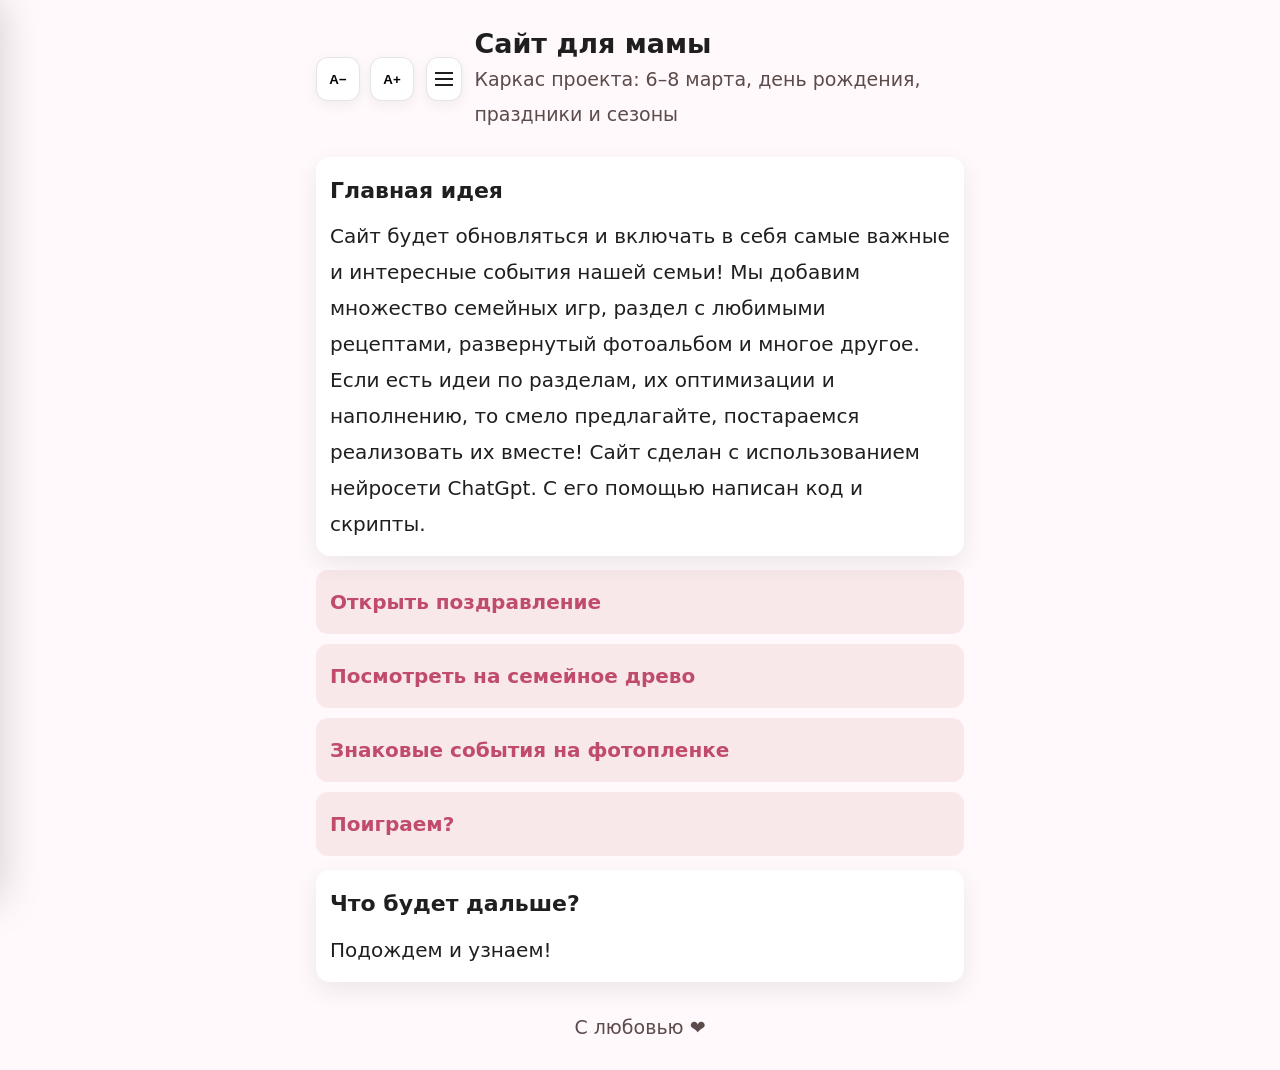
<file: index.html>
<!DOCTYPE html>
<html lang="ru" data-particles="on">
<head>
  <meta charset="UTF-8" />
  <meta name="viewport" content="width=device-width, initial-scale=1" />
  <title>Маме — Главная</title>

  <link rel="stylesheet" href="css/base.css" />
  <link id="theme-style" rel="stylesheet" href="css/theme-spring.css" />
</head>
<body>
  <div class="overlay" data-overlay></div>

  <aside class="side" aria-label="Меню">
    <div style="display:flex; justify-content:space-between; align-items:center; gap:12px;">
      <div>
        <div class="title">Навигация</div>
        <div class="desc">Сайт для мамы — можно обновлять к праздникам 🌷</div>
      </div>
      <button class="burger" data-menu-close aria-label="Закрыть меню">
        <span></span>
      </button>
    </div>

    <nav class="nav">
      <a href="index.html" class="active">Главная</a>
      <a href="tree.html">Семейное древо</a>
      <a href="photos.html">Фото</a>
      <a href="games.html">Игры</a>
      <a href="wishes.html">Поздравления</a>
    </nav>

    <div class="card" style="margin-top:16px;">
  <h2>Тема</h2>
  <p style="margin:0;color:var(--muted);">
    Сейчас: <b data-theme-label>Весна 🌷</b>
  </p>

  <a class="big-button" href="#" data-theme-toggle style="text-align:center;">
    Переключить тему
  </a>
</div>

    <div class="card" style="margin-top:16px;">
      <h2>Сайт в разработке</h2>
      <p style="margin:0;color:var(--muted);">
        Это боковое меню поможет Вам не потеряться
      </p>
    </div>
  </aside>

  <main class="container">
    <header class="header">
      <div style="display:flex; gap:10px; margin-left:auto;">
  <button class="fontbtn" data-font-dec aria-label="Уменьшить шрифт">A−</button>
  <button class="fontbtn" data-font-inc aria-label="Увеличить шрифт">A+</button>
</div>
      <button class="burger" data-menu-open aria-label="Открыть меню">
        <span></span>
      </button>

      <div class="brand">
        <h1>Сайт для мамы</h1>
        <p>Каркас проекта: 6–8 марта, день рождения, праздники и сезоны</p>
      </div>
    </header>

    <section class="card">
      <h2>Главная идея</h2>
      <p style="margin:0;">
        Сайт будет обновляться и включать в себя самые важные и интересные события нашей семьи!
        Мы добавим множество семейных игр, раздел с любимыми рецептами, развернутый фотоальбом и многое другое.
        Если есть идеи по разделам, их оптимизации и наполнению, то смело предлагайте, постараемся реализовать их вместе!
        Сайт сделан с использованием нейросети ChatGpt. С его помощью написан код и скрипты.
      </p>
    </section>

    <a class="big-button" href="wishes.html">Открыть поздравление</a>
    <a class="big-button" href="tree.html">Посмотреть на семейное древо</a>
    <a class="big-button" href="photos.html">Знаковые события на фотопленке</a>
    <a class="big-button" href="games.html">Поиграем?</a>

    <section class="card">
      <h2>Что будет дальше?</h2>
      <p style="margin:0;">
        Подождем и узнаем!
      </p>
    </section>

    <footer class="footer">
      <p style="margin:0;">С любовью ❤️</p>
    </footer>
  </main>

  <script src="js/menu.js"></script>
  <script src="js/font.js"></script>
  <script src="js/particles.js"></script>
  <script src="js/theme.js"></script>
</body>
</html>
</file>
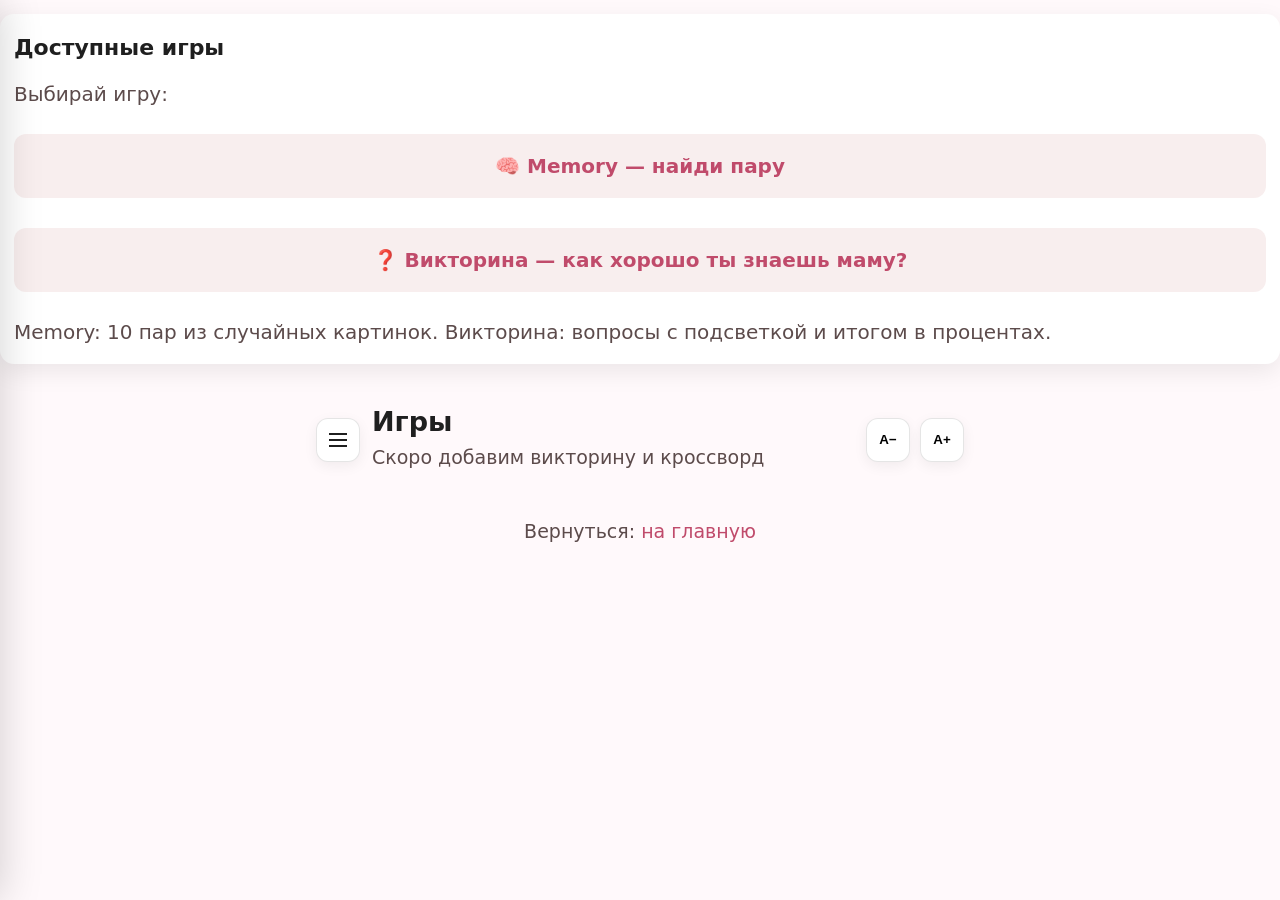
<file: games.html>
<!DOCTYPE html>
<html lang="ru" data-particles="on">
<head>
  <meta charset="UTF-8" />
  <meta name="viewport" content="width=device-width, initial-scale=1" />
  <title>Маме — Игры</title>

  <link rel="stylesheet" href="css/base.css" />
  <link id="theme-style" rel="stylesheet" href="css/theme-spring.css" />
</head>

<section class="card">
  <h2>Доступные игры</h2>
  <p style="margin:0;color:var(--muted);">
    Выбирай игру:
  </p>

  <div style="display:flex; gap:10px; flex-wrap:wrap; margin-top:12px;">
    <a class="big-button" href="memory.html" style="text-align:center;">
      🧠 Memory — найди пару
    </a>

    <a class="big-button" href="quiz.html" style="text-align:center;">
      ❓ Викторина — как хорошо ты знаешь маму?
    </a>
  </div>

  <p style="margin:12px 0 0;color:var(--muted);">
    Memory: 10 пар из случайных картинок. Викторина: вопросы с подсветкой и итогом в процентах.
  </p>
</section>

<body>
  <div class="overlay" data-overlay></div>

  <aside class="side" aria-label="Меню">
    <div style="display:flex; justify-content:space-between; align-items:center; gap:12px;">
      <div>
        <div class="title">Навигация</div>
        <div class="desc">Кроссворд, викторина, мини-игры</div>
      </div>
      <button class="burger" data-menu-close aria-label="Закрыть меню">
        <span></span>
      </button>
    </div>

    <nav class="nav">
      <a href="index.html">Главная</a>
      <a href="tree.html">Семейное древо</a>
      <a href="photos.html">Фото</a>
      <a href="games.html" class="active">Игры</a>
      <a href="wishes.html">Поздравления</a>
    </nav>


  <p style="margin:12px 0 0;color:var(--muted);">
    10 пар (20 карточек), каждый раз выбираются случайно из базы.
  </p>
</section>
    <!-- Блок темы -->
    <div class="card" style="margin-top:16px;">
      <h2>Тема</h2>
      <p style="margin:0;color:var(--muted);">
        Сейчас: <b data-theme-label>Весна 🌷</b>
      </p>
      <a class="big-button" href="#" data-theme-toggle style="text-align:center;">
        Переключить тему
      </a>
    </div>
  </aside>

  <main class="container">
    <header class="header">
      <button class="burger" data-menu-open aria-label="Открыть меню">
        <span></span>
      </button>

      <div class="brand">
        <h1>Игры</h1>
        <p>Скоро добавим викторину и кроссворд</p>
      </div>

      <div style="display:flex; gap:10px; margin-left:auto;">
        <button class="fontbtn" data-font-dec aria-label="Уменьшить шрифт">A−</button>
        <button class="fontbtn" data-font-inc aria-label="Увеличить шрифт">A+</button>
      </div>
    </header>

    <footer class="footer">
      <p style="margin:0;">Вернуться: <a href="index.html">на главную</a></p>
    </footer>
  </main>

  <script src="js/menu.js"></script>
  <script src="js/font.js"></script>
  <script src="js/theme.js"></script>

  <!-- вместо petals.js используем универсальные частицы -->
  <script src="js/particles.js"></script>
</body>
</html>
</file>
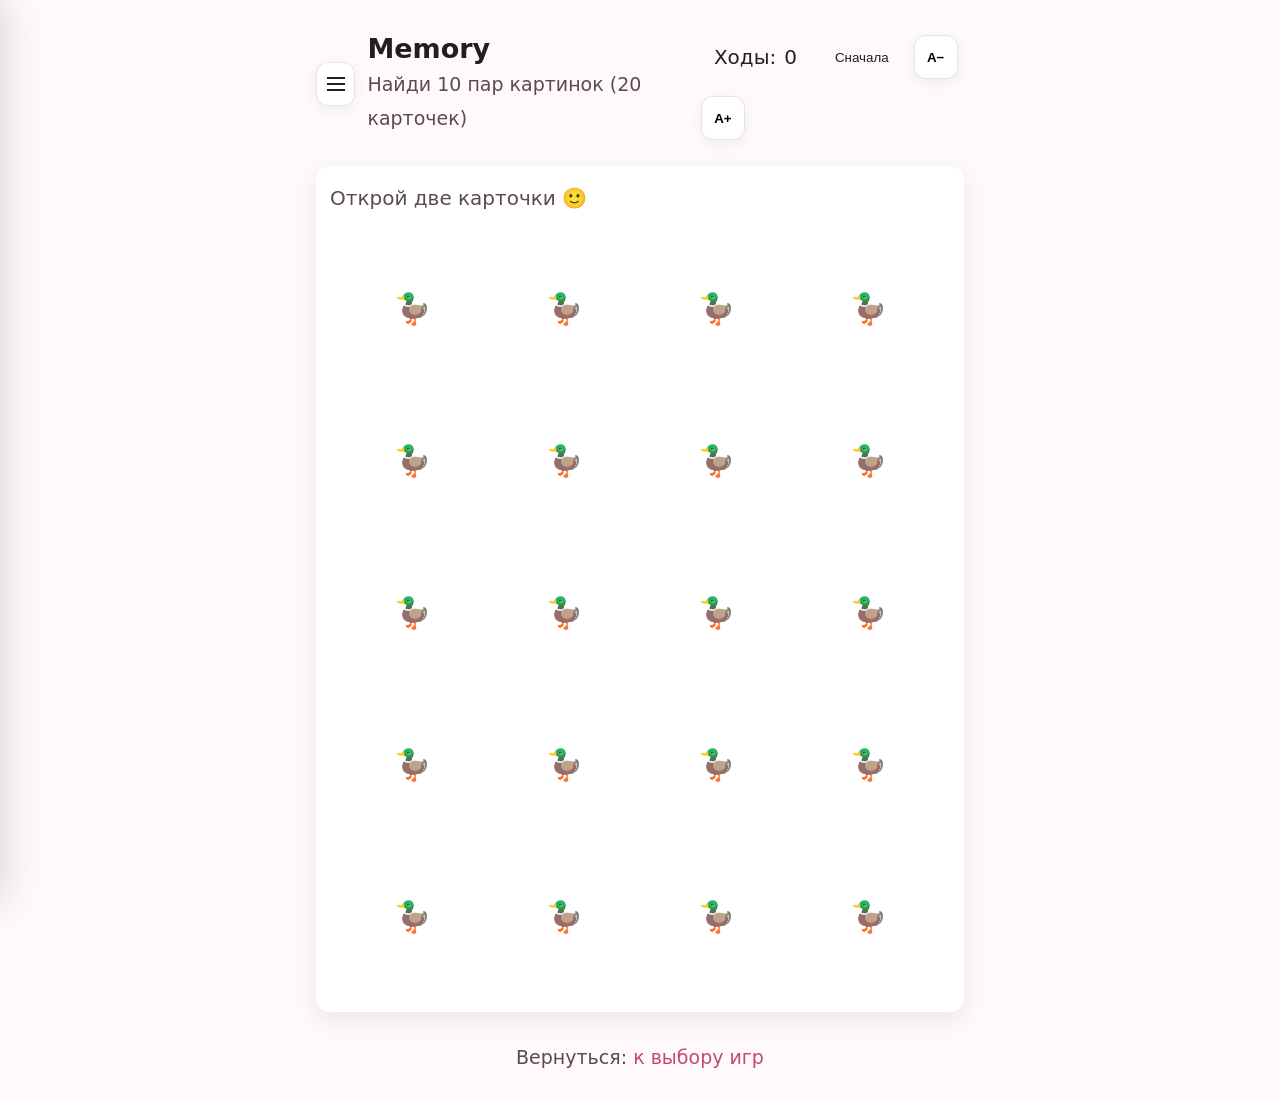
<file: memory.html>
<!DOCTYPE html>
<html lang="ru" data-particles="on">
<head>
  <meta charset="UTF-8" />
  <meta name="viewport" content="width=device-width, initial-scale=1" />
  <title>Маме — Memory</title>

  <link rel="stylesheet" href="css/base.css" />
  <link id="theme-style" rel="stylesheet" href="css/theme-spring.css" />

  <!-- Стили именно для игры -->
  <link rel="stylesheet" href="css/memory.css" />
</head>

<body>
  <div class="overlay" data-overlay></div>

  <aside class="side" aria-label="Меню">
    <div style="display:flex; justify-content:space-between; align-items:center; gap:12px;">
      <div>
        <div class="title">Навигация</div>
        <div class="desc">Memory, викторина, мини-игры</div>
      </div>
      <button class="burger" data-menu-close aria-label="Закрыть меню">
        <span></span>
      </button>
    </div>

    <nav class="nav">
      <a href="index.html">Главная</a>
      <a href="tree.html">Семейное древо</a>
      <a href="photos.html">Фото</a>
      <a href="games.html" class="active">Игры</a>
      <a href="wishes.html">Поздравления</a>
    </nav>

    <!-- Блок темы -->
    <div class="card" style="margin-top:16px;">
      <h2>Тема</h2>
      <p style="margin:0;color:var(--muted);">
        Сейчас: <b data-theme-label>Весна 🌷</b>
      </p>
      <a class="big-button" href="#" data-theme-toggle style="text-align:center;">
        Переключить тему
      </a>
    </div>
  </aside>

  <main class="container">
    <header class="header">
      <button class="burger" data-menu-open aria-label="Открыть меню">
        <span></span>
      </button>

      <div class="brand">
        <h1>Memory</h1>
        <p>Найди 10 пар картинок (20 карточек)</p>
      </div>

      <div style="display:flex; gap:10px; margin-left:auto; align-items:center; flex-wrap:wrap;">
        <div class="memory-pill">Ходы: <span id="moves">0</span></div>
        <button class="memory-btn" id="restart" type="button">Сначала</button>
        <button class="fontbtn" data-font-dec aria-label="Уменьшить шрифт">A−</button>
        <button class="fontbtn" data-font-inc aria-label="Увеличить шрифт">A+</button>
      </div>
    </header>

    <section class="card">
      <p id="hint" class="memory-hint">Открой две карточки 🙂</p>

      <!-- Поле 4×5 -->
      <div id="board" class="memory-board" aria-label="Игровое поле"></div>
    </section>

    <footer class="footer">
      <p style="margin:0;">Вернуться: <a href="games.html">к выбору игр</a></p>
    </footer>

    <!-- Победа -->
    <dialog id="win" class="memory-modal">
      <h2 class="memory-win">Ураа, вы победили! 🎉</h2>
      <p id="winText" style="margin:0;color:var(--muted);"></p>

      <div class="memory-actions">
        <button class="memory-btn" id="playAgain" type="button">Сыграть ещё раз</button>
        <a class="memory-btn ghost" href="games.html">К выбору игр</a>
      </div>
    </dialog>
  </main>

  <script src="js/menu.js"></script>
  <script src="js/font.js"></script>
  <script src="js/theme.js"></script>
  <script src="js/particles.js"></script>

  <!-- Логика игры -->
  <script src="js/memory.js" defer></script>
</body>
</html>
</file>
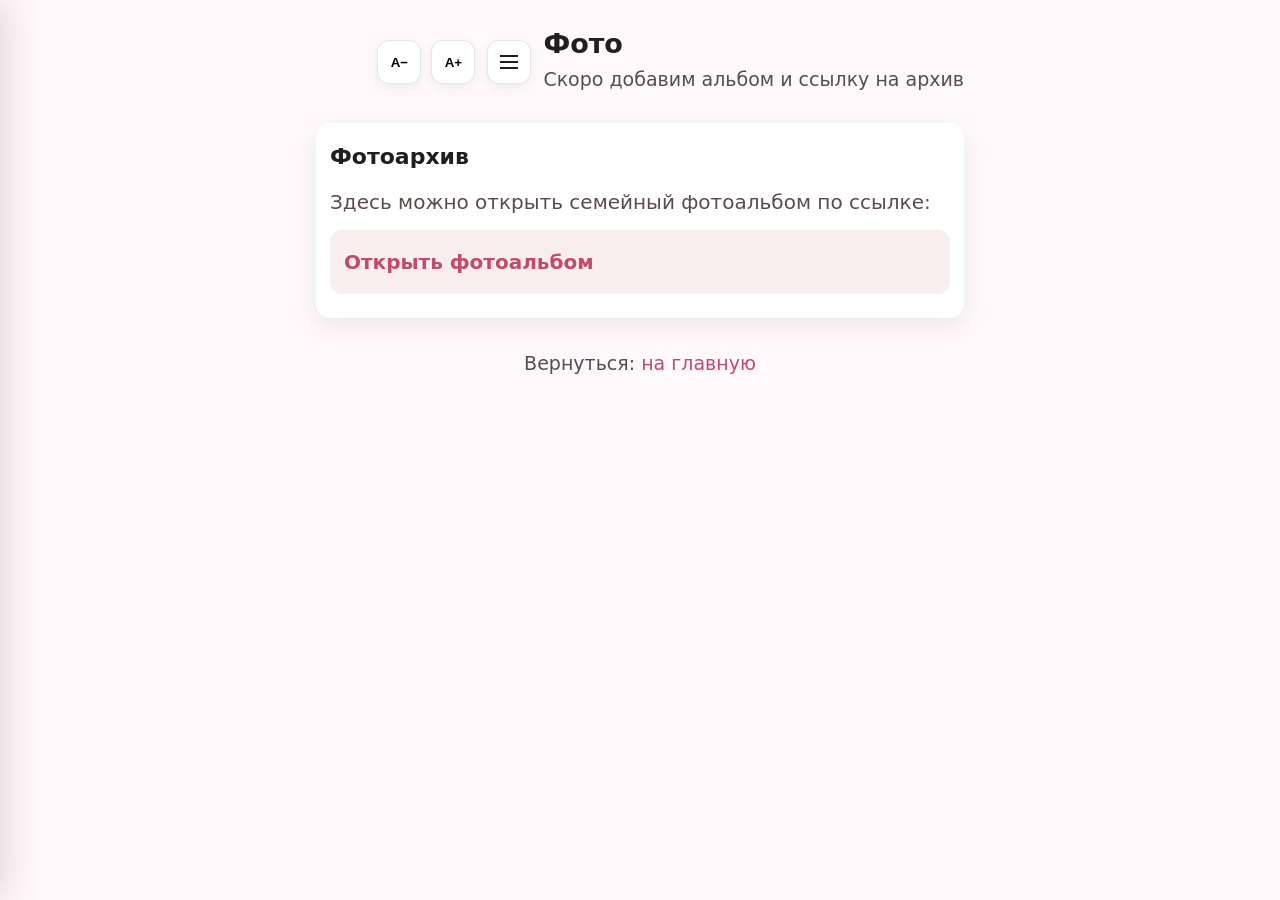
<file: photos.html>
<!DOCTYPE html>
<html lang="ru" data-particles="on">
<head>
  <meta charset="UTF-8" />
  <meta name="viewport" content="width=device-width, initial-scale=1" />
  <title>Маме — Фото</title>

  <link rel="stylesheet" href="css/base.css" />
  <link id="theme-style" rel="stylesheet" href="css/theme-spring.css" />
</head>
<body>
  <div class="overlay" data-overlay></div>

  <aside class="side" aria-label="Меню">
    <div style="display:flex; justify-content:space-between; align-items:center; gap:12px;">
      <div>
        <div class="title">Навигация</div>
        <div class="desc">Фото можно хранить на Яндекс.Диске</div>
      </div>
      <button class="burger" data-menu-close aria-label="Закрыть меню">
        <span></span>
      </button>
    </div>

    <nav class="nav">
      <a href="index.html">Главная</a>
      <a href="tree.html">Семейное древо</a>
      <a href="photos.html" class="active">Фото</a>
      <a href="games.html">Игры</a>
      <a href="wishes.html">Поздравления</a>
    </nav>
    <div class="card" style="margin-top:16px;">
  <h2>Тема</h2>
  <p style="margin:0;color:var(--muted);">
    Сейчас: <b data-theme-label>Весна 🌷</b>
  </p>

  <a class="big-button" href="#" data-theme-toggle style="text-align:center;">
    Переключить тему
  </a>
</div>
  </aside>

  <main class="container">
    <header class="header">
      <div style="display:flex; gap:10px; margin-left:auto;">
  <button class="fontbtn" data-font-dec aria-label="Уменьшить шрифт">A−</button>
  <button class="fontbtn" data-font-inc aria-label="Увеличить шрифт">A+</button>
</div>
      <button class="burger" data-menu-open aria-label="Открыть меню">
        <span></span>
      </button>

      <div class="brand">
        <h1>Фото</h1>
        <p>Скоро добавим альбом и ссылку на архив</p>
      </div>
    </header>

    <section class="card">
  <h2>Фотоархив</h2>
  <p style="margin:0;color:var(--muted);">
    Здесь можно открыть семейный фотоальбом по ссылке:
  </p>

  <a class="big-button" href="https://disk.yandex.ru/d/IEBitWFVrbfK6A" target="_blank" rel="noopener">
    Открыть фотоальбом
  </a>
</section>

    <footer class="footer">
      <p style="margin:0;">Вернуться: <a href="index.html">на главную</a></p>
    </footer>
  </main>

  <script src="js/menu.js"></script>
  <script src="js/font.js"></script>
  <script src="js/particles.js"></script>
  <script src="js/theme.js"></script>
</body>
</html>
</file>
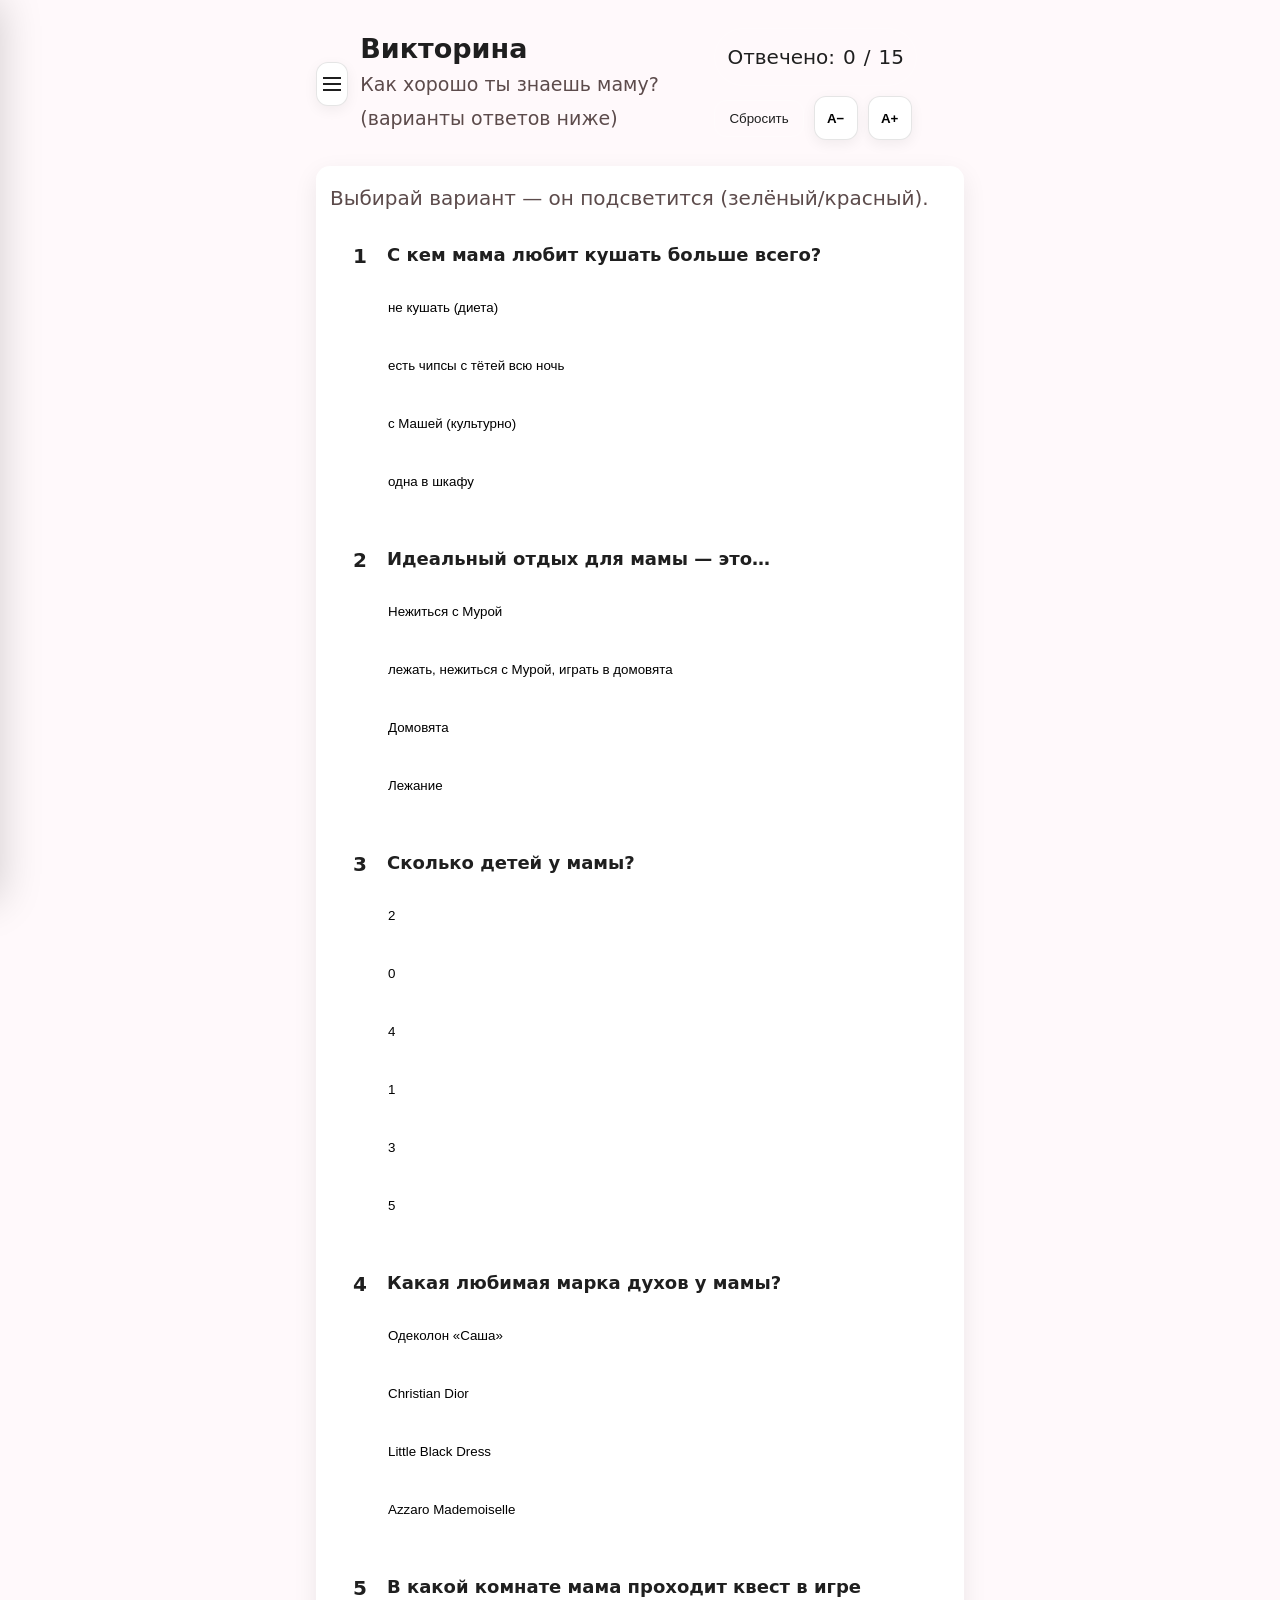
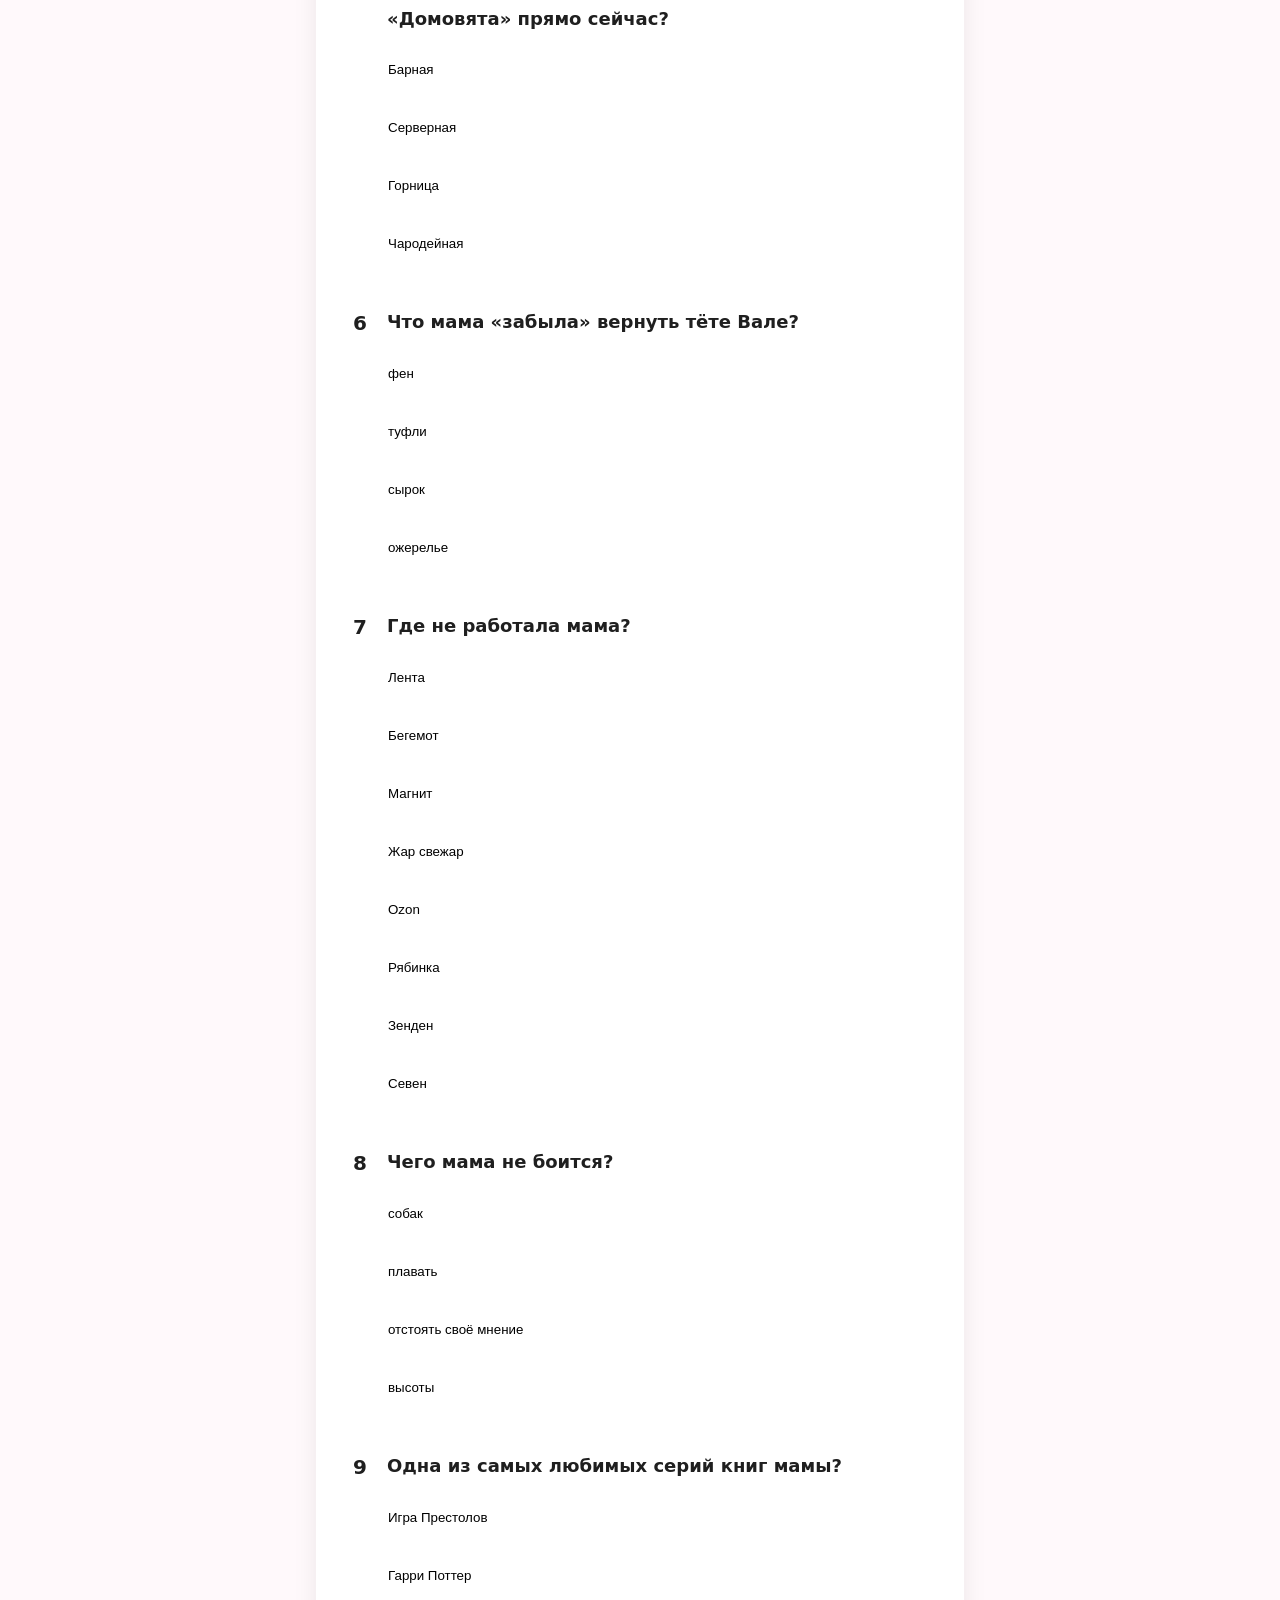
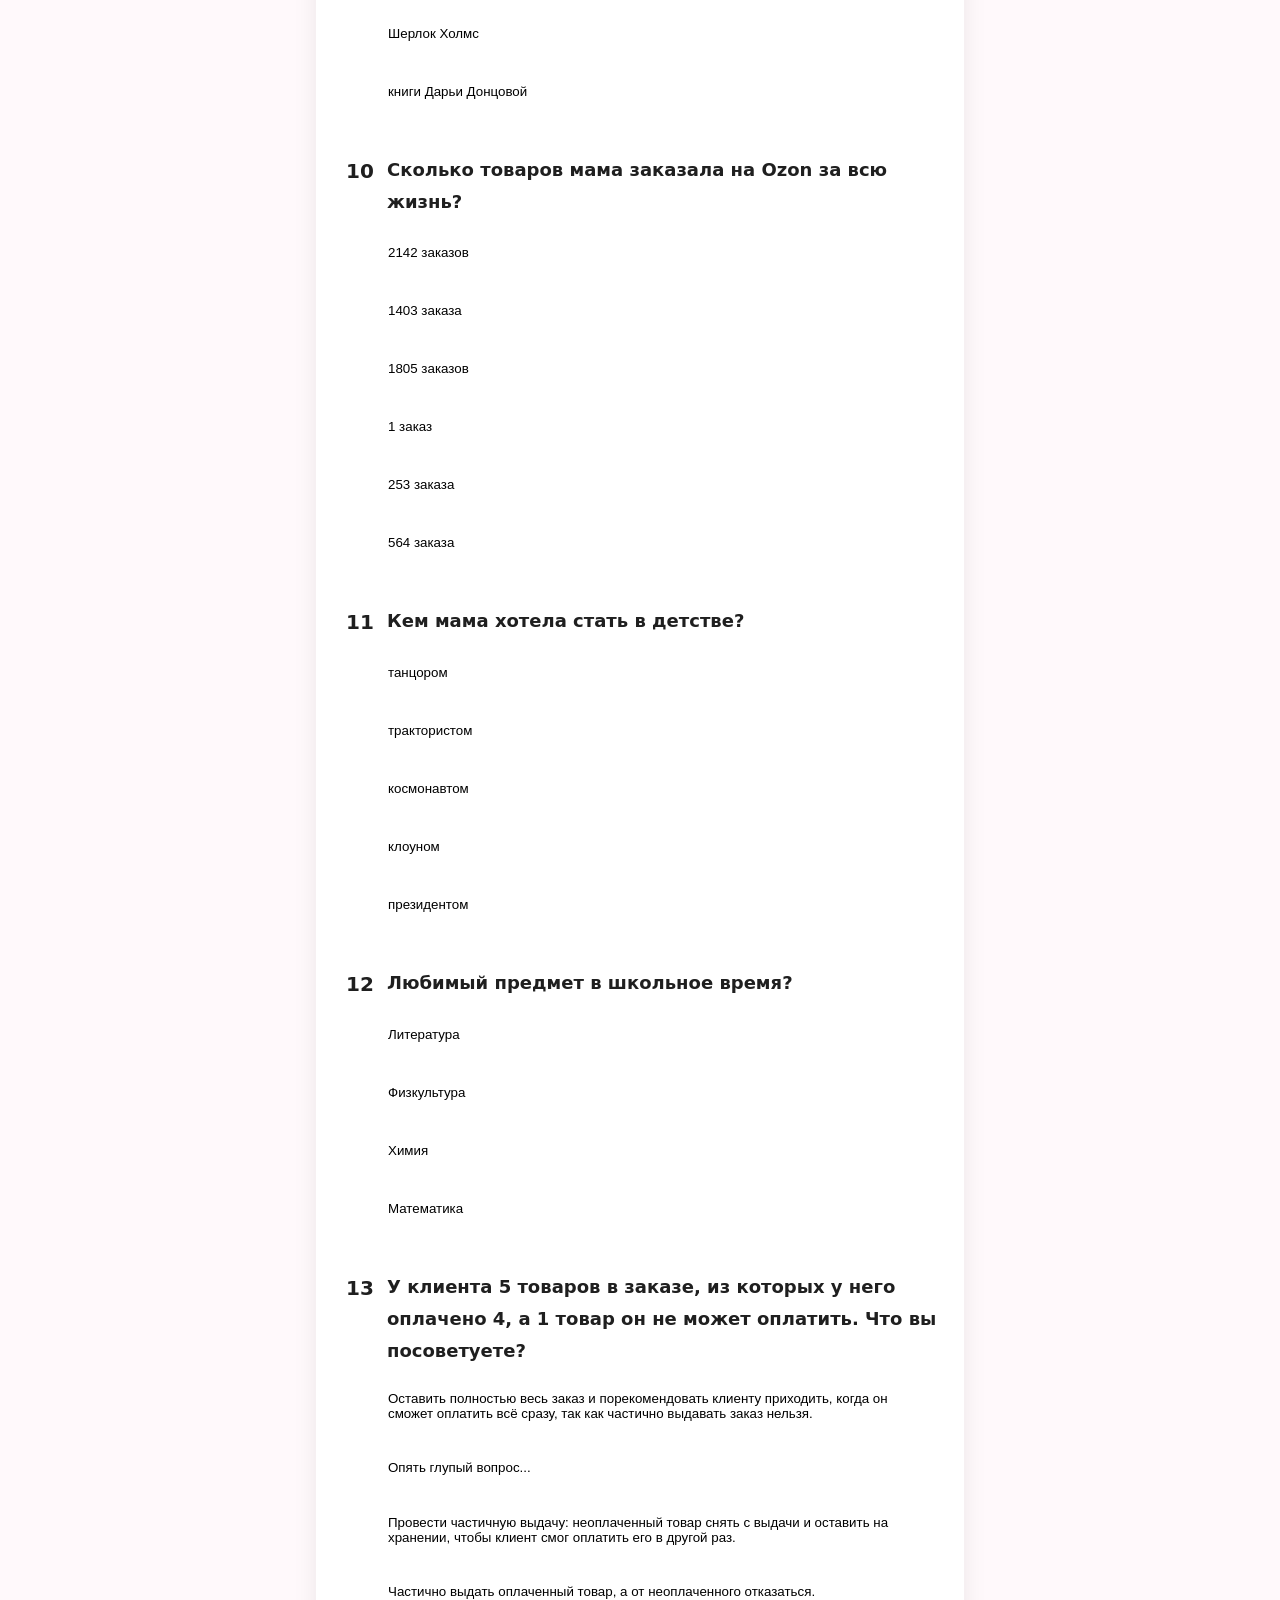
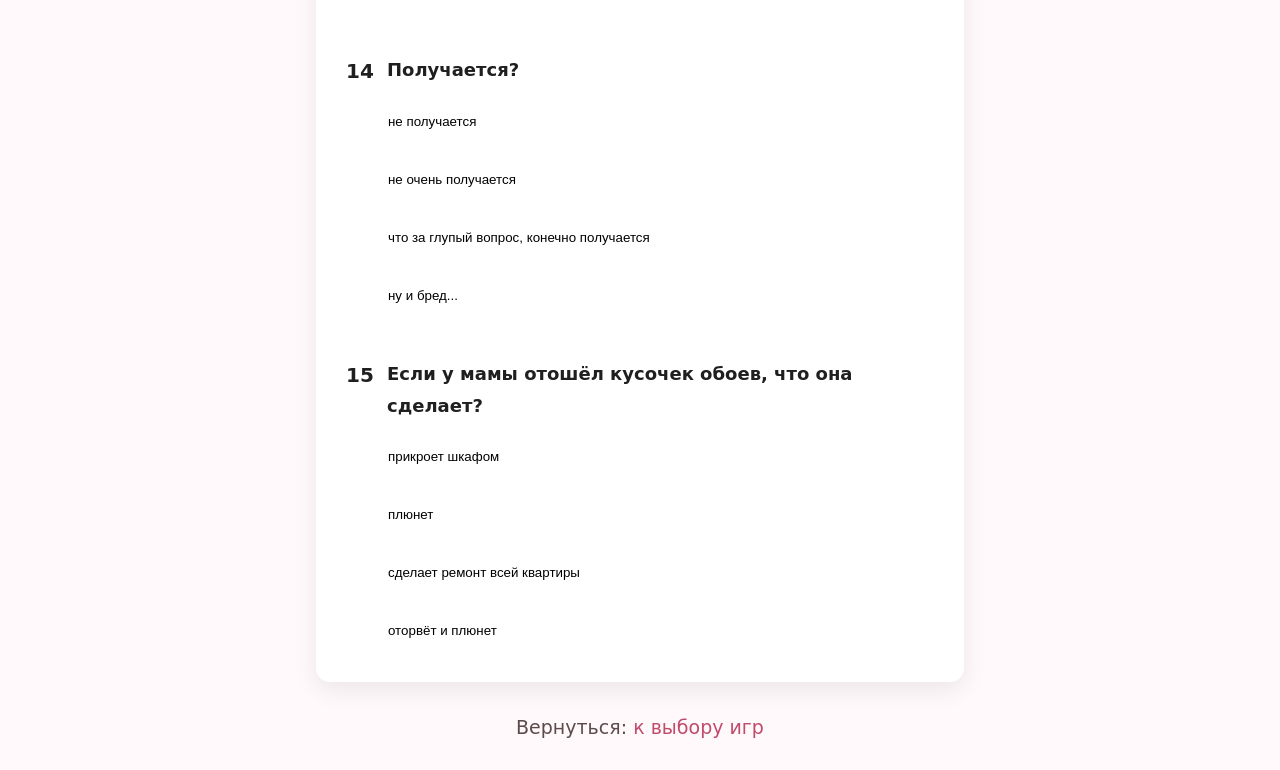
<file: quiz.html>
<!DOCTYPE html>
<html lang="ru" data-particles="on">
<head>
  <meta charset="UTF-8" />
  <meta name="viewport" content="width=device-width, initial-scale=1" />
  <title>Маме — Викторина</title>

  <link rel="stylesheet" href="css/base.css" />
  <link id="theme-style" rel="stylesheet" href="css/theme-spring.css" />
  <link rel="stylesheet" href="css/quiz.css" />
</head>

<body>
  <div class="overlay" data-overlay></div>

  <aside class="side" aria-label="Меню">
    <div style="display:flex; justify-content:space-between; align-items:center; gap:12px;">
      <div>
        <div class="title">Навигация</div>
        <div class="desc">Викторина “Как хорошо ты знаешь маму?”</div>
      </div>
      <button class="burger" data-menu-close aria-label="Закрыть меню">
        <span></span>
      </button>
    </div>

    <nav class="nav">
      <a href="index.html">Главная</a>
      <a href="tree.html">Семейное древо</a>
      <a href="photos.html">Фото</a>
      <a href="games.html" class="active">Игры</a>
      <a href="wishes.html">Поздравления</a>
    </nav>

    <div class="card" style="margin-top:16px;">
      <h2>Тема</h2>
      <p style="margin:0;color:var(--muted);">
        Сейчас: <b data-theme-label>Весна 🌷</b>
      </p>
      <a class="big-button" href="#" data-theme-toggle style="text-align:center;">
        Переключить тему
      </a>
    </div>
  </aside>

  <main class="container">
    <header class="header">
      <button class="burger" data-menu-open aria-label="Открыть меню">
        <span></span>
      </button>

      <div class="brand">
        <h1>Викторина</h1>
        <p>Как хорошо ты знаешь маму? (варианты ответов ниже)</p>
      </div>

      <div style="display:flex; gap:10px; margin-left:auto; align-items:center; flex-wrap:wrap;">
        <div class="quiz-pill">Отвечено: <span id="answered">0</span> / <span id="total">0</span></div>
        <button class="quiz-btn" id="reset" type="button">Сбросить</button>
        <button class="fontbtn" data-font-dec aria-label="Уменьшить шрифт">A−</button>
        <button class="fontbtn" data-font-inc aria-label="Увеличить шрифт">A+</button>
      </div>
    </header>

    <section class="card">
      <p class="quiz-hint" id="hint">Выбирай вариант — он подсветится (зелёный/красный).</p>
      <div id="quizList" class="quiz-list"></div>
    </section>

    <section class="card quiz-result" id="result" hidden>
      <h2 style="margin-top:0;">Результат</h2>

      <div class="quiz-score">
        <div class="quiz-big" id="percent">0%</div>
        <div>
          <div class="quiz-rank" id="rankTitle">—</div>
          <div class="quiz-muted" id="rankText">—</div>
          <div class="quiz-muted" id="statsText" style="margin-top:8px;">—</div>
        </div>
      </div>

      <div class="quiz-actions">
        <button class="quiz-btn" id="playAgain" type="button">Сыграть ещё раз</button>
        <a class="quiz-btn ghost" href="games.html">К выбору игр</a>
      </div>

      <hr class="quiz-divider" />

      <div class="quiz-actions">
        <button class="quiz-btn ghost" id="showAnswers" type="button">Показать правильные ответы</button>
      </div>

      <div id="answersBox" class="answers-box" hidden></div>
    </section>

    <footer class="footer">
      <p style="margin:0;">Вернуться: <a href="games.html">к выбору игр</a></p>
    </footer>
  </main>

  <script src="js/menu.js"></script>
  <script src="js/font.js"></script>
  <script src="js/theme.js"></script>
  <script src="js/particles.js"></script>

  <script src="js/quiz.js" defer></script>
</body>
</html>
</file>
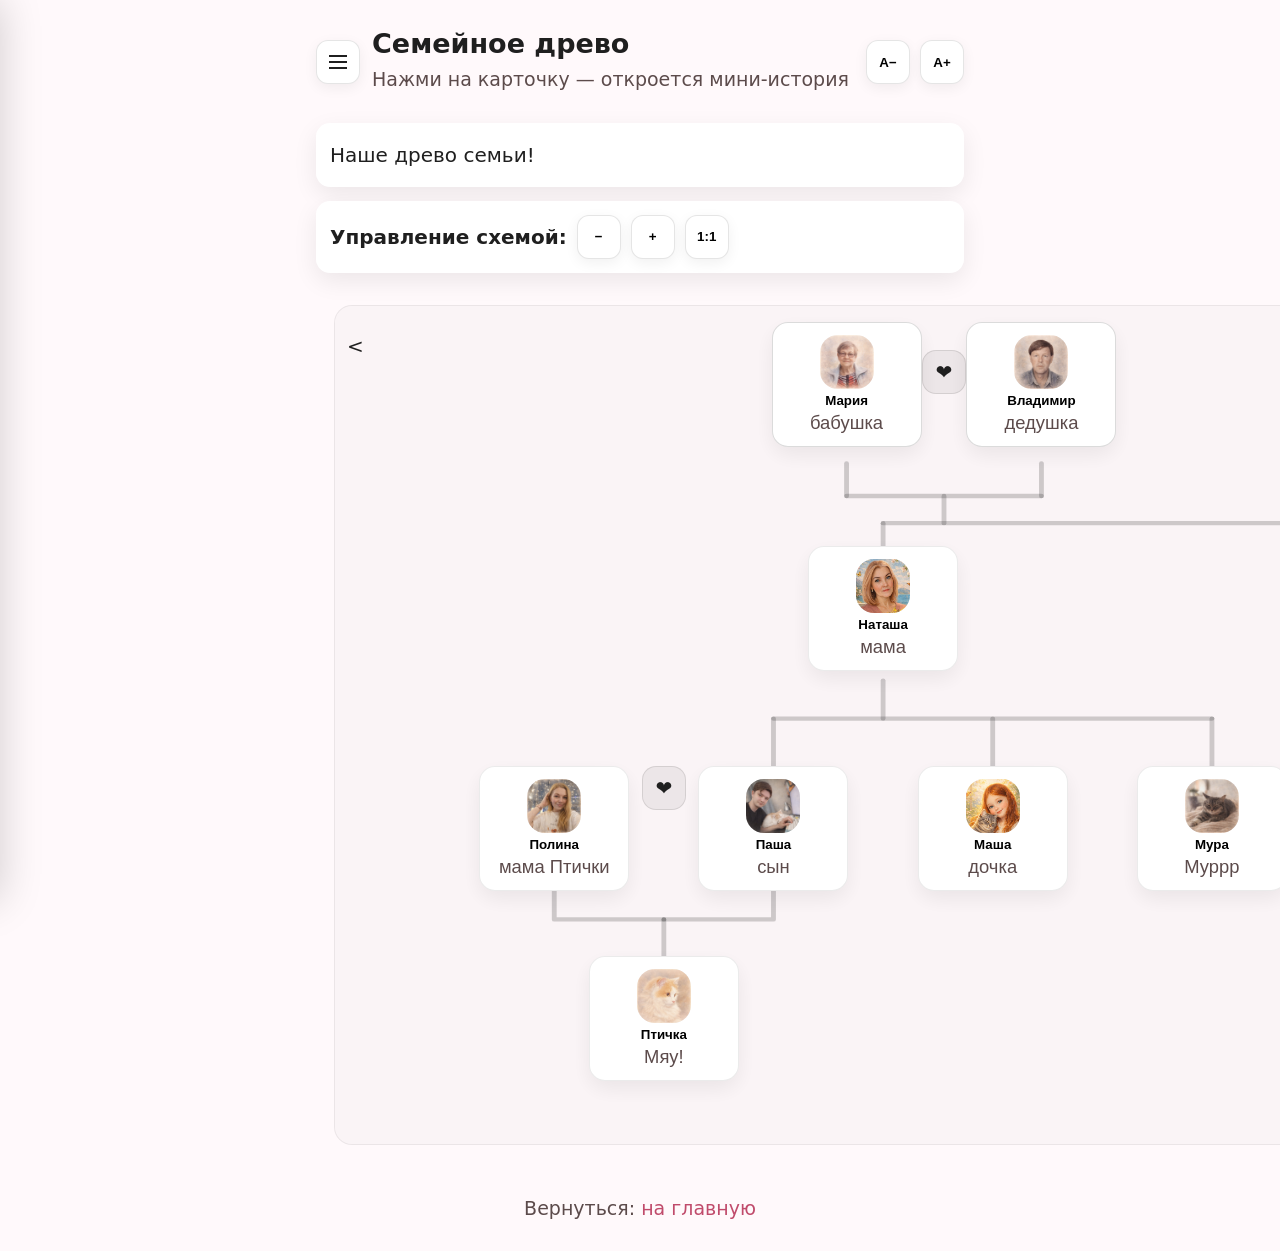
<file: tree.html>
<!DOCTYPE html>
<html lang="ru" data-particles="on">
<head>
  <meta charset="UTF-8" />
  <meta name="viewport" content="width=device-width, initial-scale=1" />
  <title>Маме — Семейное древо</title>

  <link rel="stylesheet" href="css/base.css" />
  <link id="theme-style" rel="stylesheet" href="css/theme-spring.css" />
  <link rel="stylesheet" href="css/tree.css" />
</head>

<body>
  <div class="overlay" data-overlay></div>

  <aside class="side" aria-label="Меню">
    <div style="display:flex; justify-content:space-between; align-items:center; gap:12px;">
      <div>
        <div class="title">Навигация</div>
        <div class="desc">Семейное древо и маленькие истории</div>
      </div>
      <button class="burger" data-menu-close aria-label="Закрыть меню">
        <span></span>
      </button>
    </div>

    <nav class="nav">
      <a href="index.html">Главная</a>
      <a href="photos.html">Фото</a>
      <a href="games.html">Игры</a>
      <a href="wishes.html">Поздравления</a>
      <a href="tree.html" class="active">Семейное древо</a>
    </nav>

    <div class="card" style="margin-top:16px;">
      <h2>Тема</h2>
      <p style="margin:0;color:var(--muted);">
        Сейчас: <b data-theme-label>Весна 🌷</b>
      </p>
      <a class="big-button" href="#" data-theme-toggle style="text-align:center;">
        Переключить тему
      </a>
    </div>
  </aside>

  <main class="container">
    <header class="header">
      <button class="burger" data-menu-open aria-label="Открыть меню">
        <span></span>
      </button>

      <div class="brand">
        <h1>Семейное древо</h1>
        <p>Нажми на карточку — откроется мини-история</p>
      </div>

      <div style="display:flex; gap:10px; margin-left:auto;">
        <button class="fontbtn" data-font-dec aria-label="Уменьшить шрифт">A−</button>
        <button class="fontbtn" data-font-inc aria-label="Увеличить шрифт">A+</button>
      </div>
    </header>
    <section class="card">
      <p style="margin:0;">
        Наше древо семьи!
      </p>
    </section>

    <section class="card"     style="margin-top:12px;">
      <div style="display:flex; gap:10px;  flex-wrap:wrap; align-items:center;">
        <b>Управление схемой:</b>
        <button class="fontbtn" type="button" data-zoom-out aria-label="Уменьшить схему">−</button>
        <button class="fontbtn" type="button" data-zoom-in aria-label="Увеличить схему">+</button>
        <button class="fontbtn" type="button" data-zoom-reset aria-label="Сбросить масштаб">1:1</button>
      </div>
    </section>

<div class="tree-viewport" aria-label="Прокручиваемая область древа">
    <!-- ДРЕВО (схема как в референсе: фиксированные ячейки + ветви) -->
    <section class="tree-grid" aria-label="Схема семейного древа">
      <!-- SVG-ветви -->
      <
    <svg class="tree-lines" viewBox="0 0 1000 700" preserveAspectRatio="none" aria-hidden="true">
  <!-- Мария + Владимир -> (Наташа, Валя) -->
  <!-- Важно: концы линий опускаем ЧУТЬ ВНУТРЬ карточек (до 235), чтобы не было щели -->
  <path d="M420 145 V175" />
  <path d="M580 145 V175" />
  <path d="M420 175 H580" />
  <path d="M500 175 V200" />
  <path d="M450 200 H900" />
  <path d="M450 200 V285" />
  <path d="M900 200 V285" />

  <!-- Наташа -> (Паша, Маша, Мура) -->
  <path d="M450 345 V380" />
  <path d="M360 380 H720" />
  <path d="M360 380 V475" />
  <path d="M540 380 V475" />
  <path d="M720 380 V475" />

  <!-- Валя -> Лива -->
  <path d="M900 345 V475" />

  <!-- Полина + Паша -> Птичка (две линии) -->
  <!-- Концы тоже опускаем чуть в карточку Птички (до 615) -->
  <path d="M180 535 V565 H270" />
  <path d="M360 535 V565 H270" />
  <path d="M270 565 V665" />
</svg>
 

      <!-- Мария -->
      <button class="person root pos-maria" data-person="maria">
        <span class="avatar">
          <img class="avatar-img" src="assets/avatars/maria.jpg" alt="" loading="lazy" onerror="this.remove()" />
          <span class="avatar-fallback">М</span>
        </span>
        <span class="name">Мария</span>
        <span class="role">бабушка</span>
      </button>

      <div class="heart pos-heart-mv" aria-label="Мария и Владимир">❤️</div>

      <button class="person root pos-vladimir" data-person="vladimir">
        <span class="avatar">
          <img class="avatar-img" src="assets/avatars/vladimir.jpg" alt="" loading="lazy" onerror="this.remove()" />
          <span class="avatar-fallback">В</span>
        </span>
        <span class="name">Владимир</span>
        <span class="role">дедушка</span>
      </button>

      <!-- Наташа / Валя -->
      <button class="person pos-natasha" data-person="natasha">
        <span class="avatar">
          <img class="avatar-img" src="assets/avatars/natasha.jpg" alt="" loading="lazy" onerror="this.remove()" />
          <span class="avatar-fallback">Н</span>
        </span>
        <span class="name">Наташа</span>
        <span class="role">мама</span>
      </button>

      <button class="person pos-valya" data-person="valya">
        <span class="avatar">
          <img class="avatar-img" src="assets/avatars/valya.jpg" alt="" loading="lazy" onerror="this.remove()" />
          <span class="avatar-fallback">В</span>
        </span>
        <span class="name">Валя</span>
        <span class="role">систер</span>
      </button>

      <!-- Дети Наташи -->
      <button class="person pos-pasha" data-person="pasha">
        <span class="avatar">
          <img class="avatar-img" src="assets/avatars/pasha.jpg" alt="" loading="lazy" onerror="this.remove()" />
          <span class="avatar-fallback">П</span>
        </span>
        <span class="name">Паша</span>
        <span class="role">сын</span>
      </button>

      <button class="person pos-masha" data-person="masha">
        <span class="avatar">
          <img class="avatar-img" src="assets/avatars/masha.jpg" alt="" loading="lazy" onerror="this.remove()" />
          <span class="avatar-fallback">М</span>
        </span>
        <span class="name">Маша</span>
        <span class="role">дочка</span>
      </button>

      <button class="person pos-mura" data-person="mura">
        <span class="avatar">
          <img class="avatar-img" src="assets/avatars/mura.jpg" alt="" loading="lazy" onerror="this.remove()" />
          <span class="avatar-fallback">🐾</span>
        </span>
        <span class="name">Мура</span>
        <span class="role">Муррр</span>
      </button>

      <!-- Лива (дочка Вали) -->
      <button class="person pos-liva" data-person="liva">
        <span class="avatar">
          <img class="avatar-img" src="assets/avatars/liva.jpg" alt="" loading="lazy" onerror="this.remove()" />
          <span class="avatar-fallback">🐾</span>
        </span>
        <span class="name">Лива</span>
        <span class="role">Мяу?</span>
      </button>

      <!-- Пара: Паша + Полина на одном уровне -->
      <div class="heart pos-heart" aria-label="пара">❤️</div>

      <button class="person pos-polina" data-person="polina">
        <span class="avatar">
          <img class="avatar-img" src="assets/avatars/polina.jpg" alt="" loading="lazy" onerror="this.remove()" />
          <span class="avatar-fallback">П</span>
        </span>
        <span class="name">Полина</span>
        <span class="role">мама Птички</span>
      </button>

      <!-- Птичка ниже пары -->
      <button class="person pos-ptichka" data-person="ptichka">
        <span class="avatar">
          <img class="avatar-img" src="assets/avatars/ptichka.jpg" alt="" loading="lazy" onerror="this.remove()" />
          <span class="avatar-fallback">🐱</span>
        </span>
        <span class="name">Птичка</span>
        <span class="role">Мяу!</span>
      </button>
    </section>
    </div>
    <footer class="footer">
      <p style="margin:0;">Вернуться: <a href="index.html">на главную</a></p>
    </footer>
  </main>

  <!-- МОДАЛЬНОЕ ОКНО -->
  <div class="modal" data-modal aria-hidden="true">
    <div class="modal-backdrop" data-modal-close></div>
    <div class="modal-card" role="dialog" aria-modal="true" aria-label="Карточка персонажа">
      <div class="modal-head">
        <div>
          <div class="modal-name" data-modal-name>Имя</div>
          <div class="modal-role" data-modal-role>роль</div>
        </div>
        <button class="modal-close" data-modal-close aria-label="Закрыть">✕</button>
      </div>

    <div class="modal-body">
      <!-- Фото персонажа (увеличенное) -->
      <div class="modal-media">
        <img class="modal-img" data-modal-img alt="" />
      </div>
    
      <!-- Текст -->
      <div class="modal-facts" data-modal-facts></div>
      <div class="modal-quote" data-modal-quote></div>
    </div>
  </div>

  <script src="js/menu.js"></script>
  <script src="js/font.js"></script>
  <script src="js/theme.js"></script>
  <script src="js/particles.js"></script>
  <script src="js/tree.js"></script>
  <script src="js/treeZoom.js"></script>
</body>
</html>
</file>
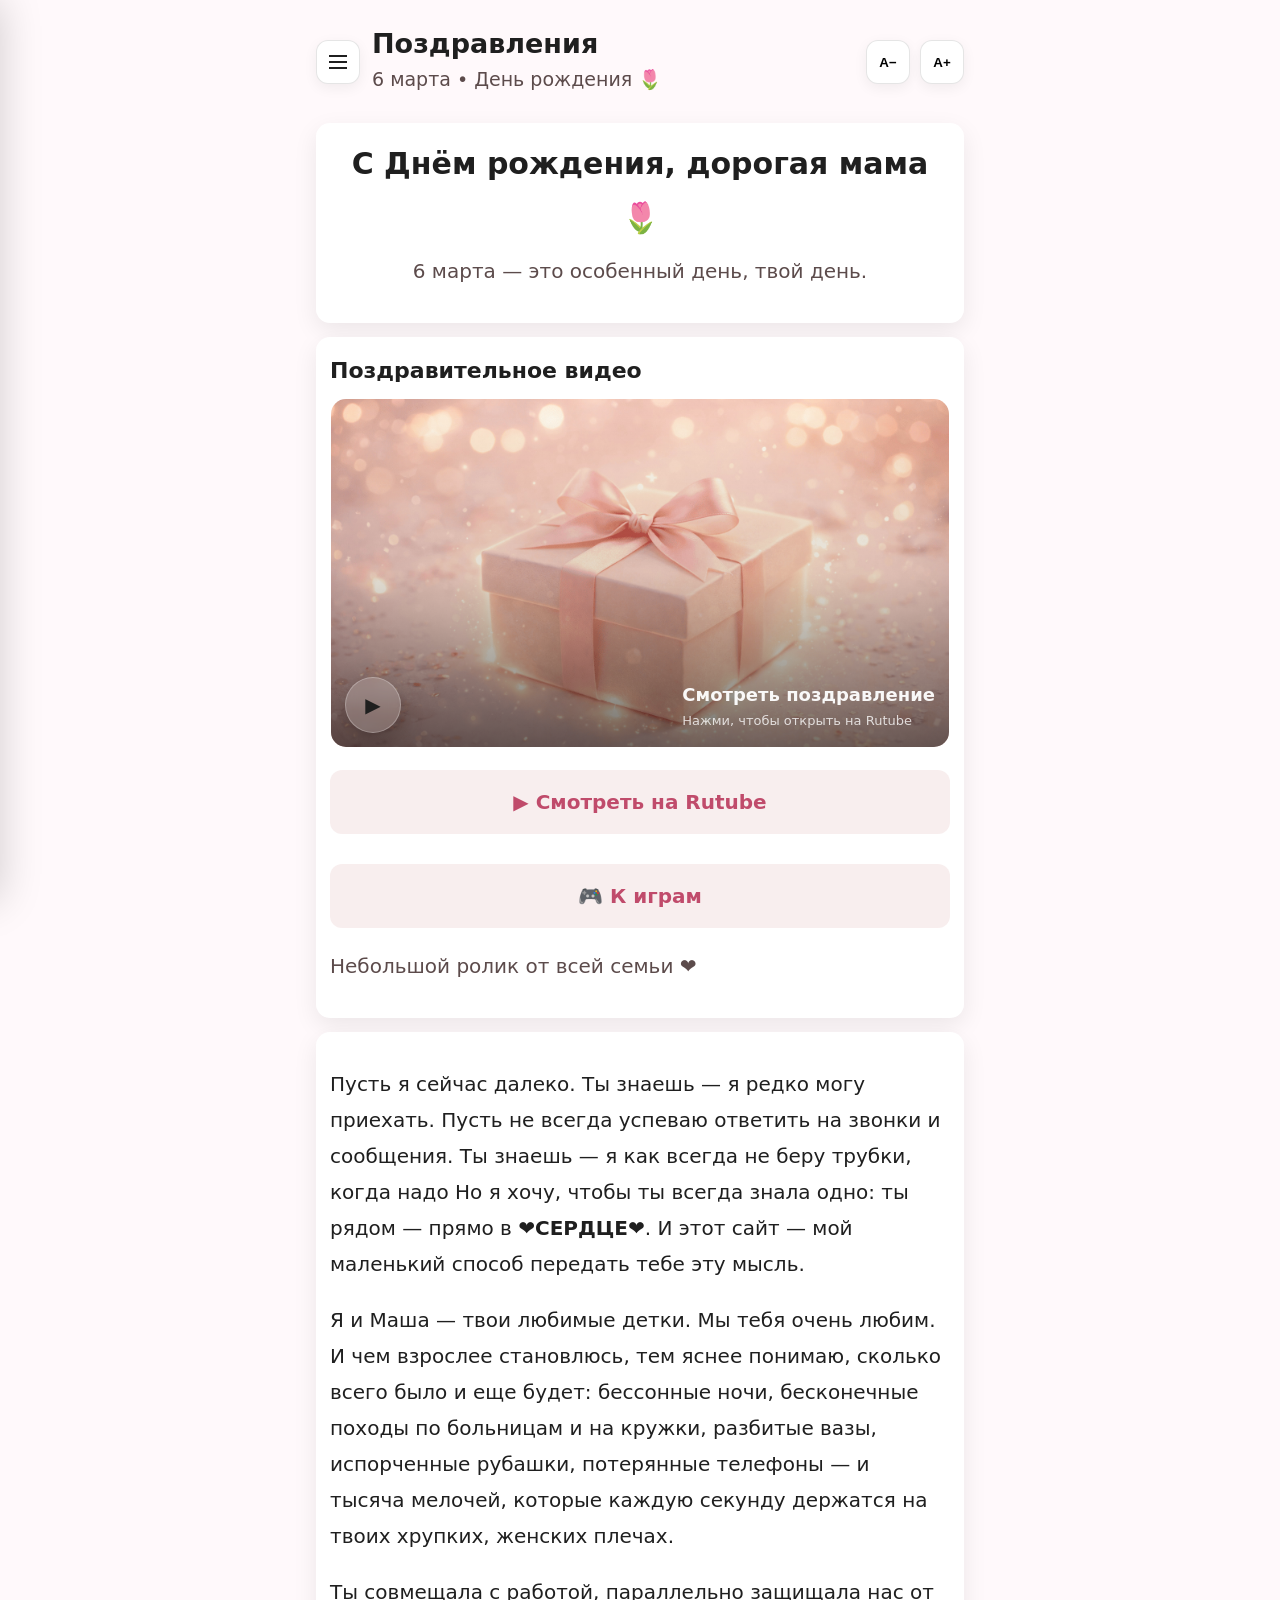
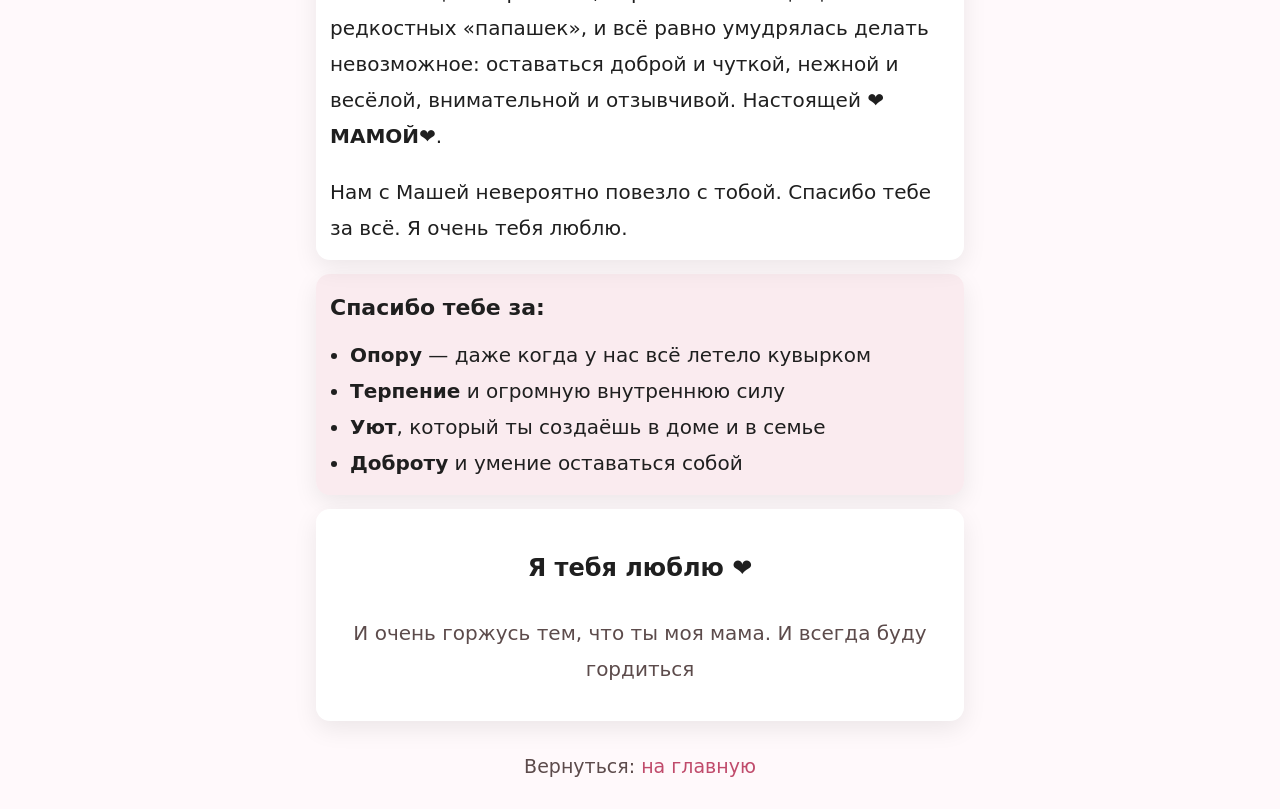
<file: wishes.html>
<!DOCTYPE html>
<html lang="ru" data-particles="on">
<head>
  <meta charset="UTF-8" />
  <meta name="viewport" content="width=device-width, initial-scale=1" />
  <title>Маме — Поздравления</title>

  <link rel="stylesheet" href="css/base.css" />
  <link id="theme-style" rel="stylesheet" href="css/theme-spring.css" />

  <!-- Netflix-style карточка видео -->
  <style>
    .video-card{
      position: relative;
      display: block;
      border-radius: 16px;
      overflow: hidden;
      border: 1px solid rgba(255,255,255,.14);
      background: rgba(255,255,255,.06);
      text-decoration: none;
      color: inherit;
    }

    .video-thumb{
      width: 100%;
      display: block;
      aspect-ratio: 16 / 9;
      object-fit: cover;
      transform: scale(1);
      transition: transform .25s ease;
    }

    .video-overlay{
      position: absolute;
      inset: 0;
      display: flex;
      align-items: flex-end;
      justify-content: space-between;
      padding: 14px;
      background: linear-gradient(
        to top,
        rgba(0,0,0,.55),
        rgba(0,0,0,.10),
        rgba(0,0,0,0)
      );
      gap: 12px;
    }

    .video-play{
      width: 56px;
      height: 56px;
      border-radius: 999px;
      display:flex;
      align-items:center;
      justify-content:center;
      background: rgba(255,255,255,.18);
      border: 1px solid rgba(255,255,255,.25);
      backdrop-filter: blur(6px);
      font-size: 20px;
      flex: 0 0 auto;
      box-shadow: 0 10px 30px rgba(0,0,0,.25);
    }

    .video-meta{ min-width: 0; }

    .video-title{
      font-weight: 800;
      font-size: 18px;
      line-height: 1.15;
      color: rgba(255,255,255,.95);
    }

    .video-subtitle{
      margin-top: 4px;
      font-size: 13px;
      color: rgba(255,255,255,.78);
    }

    .video-card:hover .video-thumb{
      transform: scale(1.03);
    }

    .video-actions{
      margin-top: 12px;
      display:flex;
      justify-content:flex-end;
      flex-wrap:wrap;
      gap:10px;
    }

    .video-note{
      margin-top:10px;
      color: var(--muted);
    }
  </style>
</head>

<body>
  <div class="overlay" data-overlay></div>

  <aside class="side" aria-label="Меню">
    <div style="display:flex; justify-content:space-between; align-items:center; gap:12px;">
      <div>
        <div class="title">Навигация</div>
        <div class="desc">Сюда добавим поздравления к датам</div>
      </div>
      <button class="burger" data-menu-close aria-label="Закрыть меню">
        <span></span>
      </button>
    </div>

    <nav class="nav">
      <a href="index.html">Главная</a>
      <a href="tree.html">Семейное древо</a>
      <a href="photos.html">Фото</a>
      <a href="games.html">Игры</a>
      <a href="wishes.html" class="active">Поздравления</a>
    </nav>

    <div class="card" style="margin-top:16px;">
      <h2>Тема</h2>
      <p style="margin:0;color:var(--muted);">
        Сейчас: <b data-theme-label>Весна 🌷</b>
      </p>
      <a class="big-button" href="#" data-theme-toggle style="text-align:center;">
        Переключить тему
      </a>
    </div>
  </aside>

  <main class="container">
    <header class="header">
      <button class="burger" data-menu-open aria-label="Открыть меню">
        <span></span>
      </button>

      <div class="brand">
        <h1>Поздравления</h1>
        <p>6 марта • День рождения 🌷</p>
      </div>

      <div style="display:flex; gap:10px; margin-left:auto;">
        <button class="fontbtn" data-font-dec aria-label="Уменьшить шрифт">A−</button>
        <button class="fontbtn" data-font-inc aria-label="Увеличить шрифт">A+</button>
      </div>
    </header>

    <!-- Главный акцент -->
    <section class="card">
      <h2 style="font-size:1.5rem; text-align:center;">
        С Днём рождения, дорогая мама 🌷
      </h2>
      <p style="text-align:center; color:var(--muted); margin-top:6px;">
        6 марта — это особенный день, твой день.
      </p>
    </section>

    <!-- ВИДЕО (Netflix-style карточка) -->
    <section class="card">
      <h2>Поздравительное видео</h2>

      <a
        href="https://rutube.ru/video/private/45694f9149b4c43160f7738976f6edf6/?p=pvRRwTk-Yu3Ab2r6P__tfw"
        target="_blank"
        rel="noopener"
        class="video-card"
        aria-label="Открыть поздравительное видео на Rutube"
      >
        <img
          src="assets/video/video-preview.jpg"
          alt="Превью поздравительного видео"
          class="video-thumb"
          loading="lazy"
        />

        <div class="video-overlay">
          <div class="video-play" aria-hidden="true">▶</div>
          <div class="video-meta">
            <div class="video-title">Смотреть поздравление</div>
            <div class="video-subtitle">Нажми, чтобы открыть на Rutube</div>
          </div>
        </div>
      </a>

      <div class="video-actions">
        <a
          class="big-button"
          href="https://rutube.ru/video/private/45694f9149b4c43160f7738976f6edf6/?p=pvRRwTk-Yu3Ab2r6P__tfw"
          target="_blank"
          rel="noopener"
          style="text-align:center;"
        >
          ▶ Смотреть на Rutube
        </a>
        <a class="big-button" href="games.html" style="text-align:center;">
          🎮 К играм
        </a>
      </div>

      <p class="video-note">
        Небольшой ролик от всей семьи ❤️
      </p>
    </section>

    <!-- Основной текст -->
    <section class="card">
      <p>
        Пусть я сейчас далеко.
        Ты знаешь — я редко могу приехать.
        Пусть не всегда успеваю ответить на звонки и сообщения.
        Ты знаешь — я как всегда не беру трубки, когда надо
        Но я хочу, чтобы ты всегда знала одно: ты рядом — прямо в ❤️<b>СЕРДЦЕ</b>❤️.
        И этот сайт — мой маленький способ передать тебе эту мысль.
      </p>

      <p>
        Я и Маша — твои любимые детки. Мы тебя очень любим.
        И чем взрослее становлюсь, тем яснее понимаю, сколько всего было и еще будет:
        бессонные ночи, бесконечные походы по больницам и на кружки,
        разбитые вазы, испорченные рубашки, потерянные телефоны —
        и тысяча мелочей, которые каждую секунду держатся на твоих хрупких, женских плечах.
      </p>

      <p>
        Ты совмещала с работой, параллельно защищала нас от редкостных «папашек»,
        и всё равно умудрялась делать невозможное: оставаться доброй и чуткой,
        нежной и весёлой, внимательной и отзывчивой.
        Настоящей ❤️<b>МАМОЙ</b>❤️.
      </p>

      <p style="margin:0;">
        Нам с Машей невероятно повезло с тобой.
        Спасибо тебе за всё. Я очень тебя люблю.
      </p>
    </section>

    <!-- Акцентный блок -->
    <section class="card" style="background: rgba(192,75,107,0.08);">
      <h2>Спасибо тебе за:</h2>
      <ul style="padding-left:20px; margin-top:10px; margin-bottom:0;">
        <li><b>Опору</b> — даже когда у нас всё летело кувырком</li>
        <li><b>Терпение</b> и огромную внутреннюю силу</li>
        <li><b>Уют</b>, который ты создаёшь в доме и в семье</li>
        <li><b>Доброту</b> и умение оставаться собой</li>
      </ul>
    </section>

    <!-- Завершение -->
    <section class="card">
      <p style="text-align:center; font-weight:600; font-size:1.2rem;">
        Я тебя люблю ❤️
      </p>
      <p style="text-align:center; color:var(--muted); margin-top:8px;">
        И очень горжусь тем, что ты моя мама.
        И всегда буду гордиться
      </p>
    </section>

    <footer class="footer">
      <p style="margin:0;">Вернуться: <a href="index.html">на главную</a></p>
    </footer>
  </main>

  <script src="js/menu.js"></script>
  <script src="js/font.js"></script>
  <script src="js/particles.js"></script>
  <script src="js/theme.js"></script>
</body>
</html>
</file>
<file: css/base.css>
:root{
  --bg: #fffdf8;
  --text: #222;
  --muted: #555;
  --card: #ffffff;
  --accent: #b85c5c;
  --shadow: 0 8px 24px rgba(0,0,0,0.08);
  --radius: 14px;

  /* Доступность: крупный базовый размер */
  --font: 20px;
}

*{ box-sizing: border-box; }

html, body{
  margin:0;
  padding:0;
  background: var(--bg);
  color: var(--text);
  font-family: system-ui, -apple-system, Segoe UI, Roboto, Arial, sans-serif;
  font-size: var(--font);
  line-height: 1.8;
}

a{ color: var(--accent); text-decoration: none; }
a:focus{ outline: 3px solid rgba(184,92,92,.35); outline-offset: 2px; }

.container{
  max-width: 680px;
  margin: 0 auto;
  padding: 16px;
}

.header{
  display:flex;
  align-items:center;
  gap: 12px;
  padding: 12px 0;
}

.brand{
  display:flex;
  flex-direction: column;
  gap: 2px;
}

.brand h1{
  font-size: 1.35rem;
  line-height:1.2;
  margin: 0;
}
.brand p{
  margin:0;
  color: var(--muted);
  font-size: .95rem;
}

.card{
  background: var(--card);
  border-radius: var(--radius);
  box-shadow: var(--shadow);
  padding: 14px 14px;
  margin: 14px 0;
}

.card h2{
  margin: 0 0 8px 0;
  font-size: 1.1rem;
}

.big-button{
  display:block;
  width:100%;
  padding: 14px 14px;
  border-radius: 12px;
  background: rgba(184,92,92,0.10);
  margin: 10px 0;
  font-weight: 600;
}

.footer{
  margin: 28px 0 10px;
  text-align:center;
  color: var(--muted);
  font-size: .95rem;
}

/* ---------- Бургер кнопка ---------- */
.burger{
  width: 44px;
  height: 44px;
  border-radius: 12px;
  border: 1px solid rgba(0,0,0,0.10);
  background: var(--card);
  box-shadow: 0 4px 14px rgba(0,0,0,0.06);
  display:grid;
  place-items:center;
  cursor:pointer;
}

.burger span{
  display:block;
  width: 18px;
  height: 2px;
  background: var(--text);
  position: relative;
}
.burger span::before,
.burger span::after{
  content:"";
  position:absolute;
  left:0;
  width: 18px;
  height:2px;
  background: var(--text);
}
.burger span::before{ top: -6px; }
.burger span::after{ top: 6px; }

/* ---------- Меню ---------- */
.overlay{
  position: fixed;
  inset: 0;
  background: rgba(0,0,0,0.35);
  opacity: 0;
  pointer-events: none;
  transition: opacity .2s ease;
}

.side{
  position: fixed;
  top:0;
  left:0;
  height:100%;
  width: 82%;
  max-width: 360px;
  background: var(--card);
  box-shadow: 18px 0 40px rgba(0,0,0,0.18);
  transform: translateX(-105%);
  transition: transform .22s ease;
  padding: 16px;
}

.side .title{
  font-weight: 800;
  font-size: 1.05rem;
  margin-bottom: 8px;
}
.side .desc{
  color: var(--muted);
  font-size: .95rem;
  margin-bottom: 14px;
}

.nav a{
  display:block;
  padding: 12px 12px;
  border-radius: 12px;
  margin: 8px 0;
  background: rgba(0,0,0,0.04);
  font-weight: 650;
}
.nav a.active{
  background: rgba(184,92,92,0.16);
}

/* Открытое состояние меню */
.menu-open .overlay{
  opacity: 1;
  pointer-events: auto;
}
.menu-open .side{
  transform: translateX(0);
}

/* Чуть меньше шрифт на очень узких экранах */
@media (max-width: 360px){
  html, body{ font-size: 18px; }
}

.fontbtn{
  width:44px; height:44px;
  border-radius:12px;
  border: 1px solid rgba(0,0,0,0.10);
  background: var(--card);
  box-shadow: 0 4px 14px rgba(0,0,0,0.06);
  display:grid;
  place-items:center;
  cursor:pointer;
  font-weight: 800;
}
/* --- Лепестки (весна) --- */
.petals{
  position: fixed;
  inset: 0;
  pointer-events: none;
  overflow: hidden;
  z-index: 0; /* ниже контента */
}

.petal{
  position: absolute;
  top: -24px;
  border-radius: 999px;
  opacity: 0.35;
  background: radial-gradient(circle at 30% 30%, rgba(255,255,255,0.9), rgba(192,75,107,0.6));
  filter: blur(0.2px);
  animation-name: petalFall;
  animation-timing-function: linear;
  animation-iteration-count: infinite;
}

@keyframes petalFall{
  0%   { transform: translateX(0) translateY(0) rotate(0deg); }
  100% { transform: translateX(var(--drift)) translateY(110vh) rotate(360deg); }
}

/* Слои: лепестки ниже, контент выше, меню/оверлей ещё выше */
.container{
  position: relative;
  z-index: 1;
}

/* overlay и side уже position: fixed выше по файлу — НЕ трогаем position */
.overlay{ z-index: 5; }
.side{ z-index: 6; }

.petals{ z-index: 0; }

/* === FIX слоёв и позиционирования (чтобы ничего не съезжало) === */

/* лепестки — всегда фон, не влияют на верстку */
.petals{
  position: fixed !important;
  inset: 0 !important;
  width: 100vw !important;
  height: 100vh !important;
  pointer-events: none !important;
  overflow: hidden !important;
  z-index: 0 !important;
}

/* контент над лепестками */
.container{
  position: relative !important;
  z-index: 1 !important;
}

/* оверлей и меню — поверх всего */
.overlay{
  position: fixed !important;
  inset: 0 !important;
  z-index: 50 !important;
}

.side{
  position: fixed !important;
  top: 0 !important;
  left: 0 !important;
  height: 100% !important;
  z-index: 60 !important;
}

/* === Частицы (лепестки/снежинки) === */
.particles{
  position: fixed;
  inset: 0;
  pointer-events: none;
  overflow: hidden;
  z-index: 0;
}

.particle{
  position: absolute;
  top: -24px;
  opacity: 0.35;
  animation-name: particleFall;
  animation-timing-function: linear;
  animation-iteration-count: infinite;
}

/* Лепестки (весна) */
.particle.petal{
  border-radius: 999px;
  background: radial-gradient(circle at 30% 30%, rgba(255,255,255,0.9), rgba(192,75,107,0.65));
  filter: blur(0.2px);
}

/* Снежинки (зима) — маленькие светлые кружки */
.particle.snow{
  border-radius: 999px;
  background: radial-gradient(circle at 30% 30%, rgba(255,255,255,0.95), rgba(160,200,255,0.65));
  opacity: 0.45;
  filter: blur(0.15px);
}

@keyframes particleFall{
  0%   { transform: translateX(0) translateY(0) rotate(0deg); }
  100% { transform: translateX(var(--drift)) translateY(110vh) rotate(360deg); }
}

/* Контент выше частиц */
.container{ position: relative; z-index: 1; }
.overlay{ z-index: 50; }
.side{ z-index: 60; }

/* Меню прокручиваемое, чтобы пункты не обрезались */
.side{
  overflow-y: auto;
  -webkit-overflow-scrolling: touch;
}

/* Чуть больше отступ снизу, чтобы последняя кнопка не пряталась */
.side .nav{
  padding-bottom: 14px;
}
</file>
<file: css/theme-spring.css>
:root{
  --bg: #fff9fb;
  --text: #1f1f1f;
  --muted: #5c4b4b;
  --card: #ffffff;
  --accent: #c04b6b;
}
</file>
<file: css/memory.css>
/* Только для Memory, чтобы не конфликтовать с base.css */

.memory-pill{
  display:inline-flex;
  gap:8px;
  align-items:center;
  padding: 10px 12px;
  border-radius: 999px;
  background: rgba(255,255,255,.10);
  border: 1px solid rgba(255,255,255,.18);
}

.memory-btn{
  padding: 10px 14px;
  border-radius: 12px;
  background: rgba(255,255,255,.14);
  border: 1px solid rgba(255,255,255,.18);
  color: inherit;
  cursor: pointer;
  text-decoration: none;
  display:inline-flex;
  align-items:center;
  justify-content:center;
}

.memory-btn.ghost{
  background: transparent;
}

.memory-hint{
  margin: 0 0 10px;
  color: var(--muted);
  min-height: 22px;
}

/* Поле: фикс 4 колонки = 20 карточек будут 5 рядов */
.memory-board{
  display:grid;
  grid-template-columns: repeat(4, 1fr);
  gap: 10px;
  padding: 10px;
  border-radius: 18px;
  background: rgba(255,255,255,.06);
  border: 1px solid rgba(255,255,255,.18);
}

/* Карточка */
.memory-card{
  position:relative;
  aspect-ratio: 1 / 1;
  border-radius: 16px;
  border: 1px solid rgba(255,255,255,.18);
  background: rgba(255,255,255,.08);
  overflow:hidden;
  padding:0;
  cursor:pointer;
  perspective: 900px;
}

.memory-card:focus-visible{
  outline: 2px solid rgba(255,255,255,.35);
  outline-offset: 2px;
}

/* 3D флип */
.memory-inner{
  position:absolute;
  inset:0;
  transform-style: preserve-3d;
  transition: transform .28s ease;
}

.memory-card.is-flipped .memory-inner,
.memory-card.is-matched .memory-inner{
  transform: rotateY(180deg);
}

.memory-face{
  position:absolute;
  inset:0;
  backface-visibility: hidden;
  display:flex;
  align-items:center;
  justify-content:center;
}

/* Рубашка */
.memory-back{
  font-size: 30px;
  color: rgba(255,255,255,.85);
}

/* Лицо */
.memory-front{
  transform: rotateY(180deg);
}

.memory-front img{
  width:100%;
  height:100%;
  object-fit:cover;
  display:block;
}

/* Найденная пара */
.memory-card.is-matched{
  cursor: default;
  border-color: rgba(255,255,255,.35);
  box-shadow: 0 0 0 2px rgba(255,255,255,.08) inset;
}

/* Модалка победы */
.memory-modal{
  border:none;
  border-radius: 18px;
  padding: 18px 16px;
  background: rgba(20, 24, 48, .98);
  color: inherit;
  max-width: 560px;
}

.memory-modal::backdrop{
  background: rgba(0,0,0,.6);
}

.memory-win{
  margin: 0 0 8px;
  font-size: 30px; /* “большая яркая надпись” */
}

.memory-actions{
  display:flex;
  gap:10px;
  justify-content:flex-end;
  margin-top: 14px;
  flex-wrap:wrap;
}

@media (max-width: 360px){
  .memory-board{ gap: 8px; padding: 8px; }
  .memory-btn{ padding: 9px 12px; }
}
</file>
<file: css/quiz.css>
.quiz-pill{
  display:inline-flex;
  gap:8px;
  align-items:center;
  padding: 10px 12px;
  border-radius: 999px;
  background: rgba(255,255,255,.10);
  border: 1px solid rgba(255,255,255,.18);
}

.quiz-btn{
  padding: 10px 14px;
  border-radius: 12px;
  background: rgba(255,255,255,.14);
  border: 1px solid rgba(255,255,255,.18);
  color: inherit;
  cursor: pointer;
  text-decoration: none;
  display:inline-flex;
  align-items:center;
  justify-content:center;
}
.quiz-btn.ghost{ background: transparent; }

.quiz-hint{
  margin: 0 0 10px;
  color: var(--muted);
}

.quiz-list{
  display:flex;
  flex-direction:column;
  gap: 12px;
}

.quiz-q{
  border: 1px solid rgba(255,255,255,.14);
  background: rgba(255,255,255,.06);
  border-radius: 16px;
  padding: 12px;
}

.quiz-qhead{
  display:flex;
  gap: 10px;
  align-items:flex-start;
  justify-content:space-between;
  flex-wrap:wrap;
}

.quiz-num{
  display:inline-flex;
  align-items:center;
  justify-content:center;
  min-width: 34px;
  height: 34px;
  border-radius: 10px;
  background: rgba(255,255,255,.10);
  border: 1px solid rgba(255,255,255,.18);
  font-weight: 700;
}

.quiz-qtitle{
  margin: 0;
  font-size: 18px;
}

.quiz-options{
  margin-top: 10px;
  display:grid;
  gap: 10px;
  grid-template-columns: 1fr;
}

.quiz-opt{
  position:relative;
  display:flex;
  gap:10px;
  align-items:center;
  justify-content:flex-start;
  width:100%;
  text-align:left;
  padding: 12px 12px;
  border-radius: 14px;
  border: 1px solid rgba(255,255,255,.18);
  background: rgba(255,255,255,.08);
  cursor:pointer;
  transition: box-shadow .15s ease, transform .05s ease, border-color .15s ease;
}

.quiz-opt:active{ transform: translateY(1px); }

.quiz-opt:disabled{
  cursor: default;
  opacity: .98;
}

.quiz-ico{
  width: 22px;
  height: 22px;
  border-radius: 999px;
  border: 1px solid rgba(255,255,255,.22);
  background: rgba(255,255,255,.10);
  flex: 0 0 auto;
}

/* мягкий зелёный */
.quiz-opt.is-correct{
  border-color: rgba(80, 255, 160, .45);
  box-shadow: 0 0 0 2px rgba(80, 255, 160, .18) inset, 0 0 22px rgba(80, 255, 160, .14);
}
.quiz-opt.is-correct .quiz-ico{
  background: rgba(80, 255, 160, .20);
  box-shadow: 0 0 18px rgba(80, 255, 160, .20);
}

/* мягкий красный */
.quiz-opt.is-wrong{
  border-color: rgba(255, 90, 90, .45);
  box-shadow: 0 0 0 2px rgba(255, 90, 90, .16) inset, 0 0 22px rgba(255, 90, 90, .12);
}
.quiz-opt.is-wrong .quiz-ico{
  background: rgba(255, 90, 90, .18);
  box-shadow: 0 0 18px rgba(255, 90, 90, .16);
}

/* Итоги */
.quiz-result{ overflow:hidden; }

.quiz-score{
  display:flex;
  gap: 14px;
  align-items:center;
  flex-wrap:wrap;
}

.quiz-big{
  font-size: 44px;
  font-weight: 800;
  padding: 8px 14px;
  border-radius: 16px;
  border: 1px solid rgba(255,255,255,.18);
  background: rgba(255,255,255,.08);
}

.quiz-rank{ font-size: 20px; font-weight: 800; }
.quiz-muted{ color: var(--muted); }

.quiz-actions{
  display:flex;
  gap:10px;
  justify-content:flex-end;
  margin-top: 14px;
  flex-wrap:wrap;
}

.quiz-divider{
  border: none;
  height: 1px;
  background: rgba(255,255,255,.14);
  margin: 16px 0;
}

/* Блок правильных ответов */
.answers-box{
  margin-top: 10px;
  border-radius: 16px;
  border: 1px solid rgba(255,255,255,.14);
  background: rgba(255,255,255,.06);
  padding: 12px;
  color: rgba(255,255,255,.92);
}

.ans-item{
  padding: 10px 0;
  border-bottom: 1px solid rgba(255,255,255,.10);
}
.ans-item:last-child{ border-bottom: none; }

.ans-q{
  font-weight: 700;
  margin: 0 0 6px;
}

.ans-a{
  margin: 0;
  color: var(--muted);
}

.ans-badge{
  display:inline-flex;
  align-items:center;
  gap:8px;
  padding: 6px 10px;
  border-radius: 999px;
  background: rgba(80, 255, 160, .12);
  border: 1px solid rgba(80, 255, 160, .25);
  color: rgba(255,255,255,.92);
  font-size: 13px;
}
</file>
<file: css/tree.css>
/* ====== СЕТКА ДРЕВА (как схема) ====== */
.tree-grid{
  position: relative;
  margin: 16px 0 30px;
  background: rgba(0,0,0,0.02);
  border: 1px solid rgba(0,0,0,0.06);
  border-radius: 18px;
  padding: 22px 12px 22px;
  overflow: hidden;
  min-height: 720px;
}

/* линии позади карточек */
.tree-lines{
  position: absolute;
  inset: 0;
  width: 100%;
  height: 100%;
  pointer-events: none;
}
.tree-lines path{
  stroke: rgba(0,0,0,0.18);
  stroke-width: 4;
  fill: none;
  stroke-linecap: round;
  stroke-linejoin: round;
}

/* карточки */
.person{
  width: 150px;
  background: var(--card);
  border: 1px solid rgba(0,0,0,0.08);
  border-radius: 16px;
  box-shadow: 0 8px 22px rgba(0,0,0,0.07);
  padding: 12px 10px;
  cursor:pointer;
  display:flex;
  flex-direction: column;
  gap: 4px;
  align-items:center;
  text-align:center;
  transition: transform .12s ease, box-shadow .12s ease;

  position: absolute;
  z-index: 2;
}

./* hover-эффект без transform, чтобы не ломать translateX(-50%) у pos-* */
.person{
  transition: box-shadow .12s ease, border-color .12s ease;
}

@media (hover:hover) and (pointer:fine){
  .person:hover{
    box-shadow: 0 12px 26px rgba(0,0,0,0.09);
    border-color: rgba(0,0,0,0.14);
  }
}

/* активное нажатие тоже без transform */
.person:active{
  box-shadow: 0 10px 22px rgba(0,0,0,0.10);
}

/* корень чуть выделим */
.person.root{
  border-color: rgba(0,0,0,0.14);
}

/* аватар: фото или fallback */
.avatar{
  width: 54px;
  height: 54px;
  border-radius: 18px;
  display:grid;
  place-items:center;
  background: rgba(0,0,0,0.05);
  overflow: hidden;
  position: relative;
}
.avatar-img{
  width: 100%;
  height: 100%;
  object-fit: cover;
  display:block;
}
.avatar-fallback{
  position: absolute;
  inset: 0;
  display:grid;
  place-items:center;
  font-weight: 900;
}

.name{ font-weight: 850; }
.role{ color: var(--muted); font-size: .92rem; }



/* позиции (под viewBox 1000x700) — раздвинули карточки + пара Полина/Паша */
.pos-maria     { left: 42%; top: 16px; transform: translateX(-50%); }
.pos-vladimir  { left: 58%; top: 16px; transform: translateX(-50%); }
.pos-heart-mv  { left: 50%; top: 44px; transform: translateX(-50%); }

.pos-natasha { left: 45%; top: 240px; transform: translateX(-50%); }
.pos-valya   { left: 90%; top: 240px; transform: translateX(-50%); }

/* дети Наташи */
.pos-pasha   { left: 36%; top: 460px; transform: translateX(-50%); }
.pos-masha   { left: 54%; top: 460px; transform: translateX(-50%); }
.pos-mura    { left: 72%; top: 460px; transform: translateX(-50%); }

/* ветка Вали */
.pos-liva    { left: 90%; top: 460px; transform: translateX(-50%); }

/* пара (Полина слева от Паши) */
.pos-polina  { left: 18%; top: 460px; transform: translateX(-50%); }
.pos-heart   { left: 27%; top: 460px; transform: translateX(-50%); }

/* Птичка ниже пары (по центру между ними) */
.pos-ptichka { left: 27%; top: 650px; transform: translateX(-50%); }

/* замочек */
.lock{
  position: absolute;
  width: 44px;
  height: 44px;
  border-radius: 14px;
  display:grid;
  place-items:center;
  background: rgba(0,0,0,0.06);
  border: 1px solid rgba(0,0,0,0.10);
  z-index: 3;
}
.heart{
  position: absolute;
  width: 44px;
  height: 44px;
  border-radius: 14px;
  display:grid;
  place-items:center;
  background: rgba(0,0,0,0.06);
  border: 1px solid rgba(0,0,0,0.10);
  z-index: 3;
}

/* ====== МОДАЛКА ====== */
.modal{
  position: fixed;
  inset: 0;
  display: none;
  z-index: 200;
}
.modal.open{ display:block; }

.modal-backdrop{
  position: absolute;
  inset: 0;
  background: rgba(0,0,0,0.45);
}

.modal-card{
  position: absolute;
  left: 50%;
  top: 50%;
  transform: translate(-50%, -50%);
  width: min(92vw, 560px);
  background: var(--card);
  border-radius: 18px;
  box-shadow: 0 18px 60px rgba(0,0,0,0.25);
  border: 1px solid rgba(0,0,0,0.08);
  padding: 14px;
}

.modal-head{
  display:flex;
  justify-content: space-between;
  align-items:flex-start;
  gap: 10px;
  margin-bottom: 10px;
}

.modal-name{
  font-weight: 900;
  font-size: 1.25rem;
}

.modal-role{
  color: var(--muted);
}

.modal-close{
  width: 44px;
  height: 44px;
  border-radius: 14px;
  border: 1px solid rgba(0,0,0,0.10);
  background: rgba(0,0,0,0.04);
  cursor:pointer;
  font-weight: 900;
}

.modal-facts ul{
  margin: 10px 0 0 0;
  padding-left: 20px;
}

.modal-quote{
  margin-top: 12px;
  padding: 10px 12px;
  border-radius: 14px;
  background: rgba(0,0,0,0.04);
  color: var(--muted);
  font-style: italic;
}

/* На узких экранах: схема остаётся, но можно горизонтально скроллить */
@media (max-width: 650px){
  .tree-grid{
    overflow-x: auto;
  }
}
/* ====== ВЬЮПОРТ ДЛЯ ТЕЛЕФОНА: дерево как карта ====== */
.tree-viewport{
  width: 100%;
  overflow: auto;
  -webkit-overflow-scrolling: touch;

  padding: 18px;           /* ← ВОЗДУХ у границ */
  box-sizing: border-box;
}

/* Полотно фиксированной ширины: чтобы не обрезалось */
.tree-grid{
  width: 1220px;           /* ← стало шире, карточки не липнут к рамке */
  min-height: 840px;       /* можно оставить как было, это просто запас */
}

/* Масштаб через CSS-переменную */
.tree-viewport .tree-grid{
  transform: scale(var(--treeZoom, 1));
}

/* На широких экранах пусть будет по центру и без горизонтального скролла */
@media (min-width: 900px){
  .tree-viewport{
    overflow: visible;
  }
  .tree-grid{
    margin: 0 auto;
  }
}

/* ====== СТАТИЧНЫЕ КАРТОЧКИ: без отъезда/подпрыгивания ====== */
.person{
  transition: none !important;
}

/* На ПК убираем любые hover-движения (если где-то остались) */
@media (hover:hover) and (pointer:fine){
  .person:hover{
    transform: translateX(-50%) !important; /* сохраняем позиционирование */
  }
}

/* На телефоне/клике убираем любые active-движения */
.person:active{
  transform: translateX(-50%) !important;   /* сохраняем позиционирование */
}

.avatar .avatar-img { z-index: 1; }
.avatar .avatar-fallback { z-index: 2; }
.avatar .avatar-img:not([src=""]) { display: block; }
.avatar .avatar-img:not([src=""]) + .avatar-fallback { display: none; }

/* ====== Фото в модалке ====== */
.modal-media{
  display:flex;
  justify-content:center;
  margin: 6px 0 12px;
}

.modal-img{
  width: 132px;
  height: 132px;
  border-radius: 18px;
  object-fit: cover;
  border: 1px solid rgba(0,0,0,0.10);
  box-shadow: 0 10px 26px rgba(0,0,0,0.12);
  background: rgba(0,0,0,0.04);
}

@media (max-width: 420px){
  .modal-img{
    width: 112px;
    height: 112px;
    border-radius: 16px;
  }
  
}
.tree-lines{
  height: 760px; /* ← поставь СТАРОЕ значение min-height (которое было ДО увеличения) */
}
</file>
